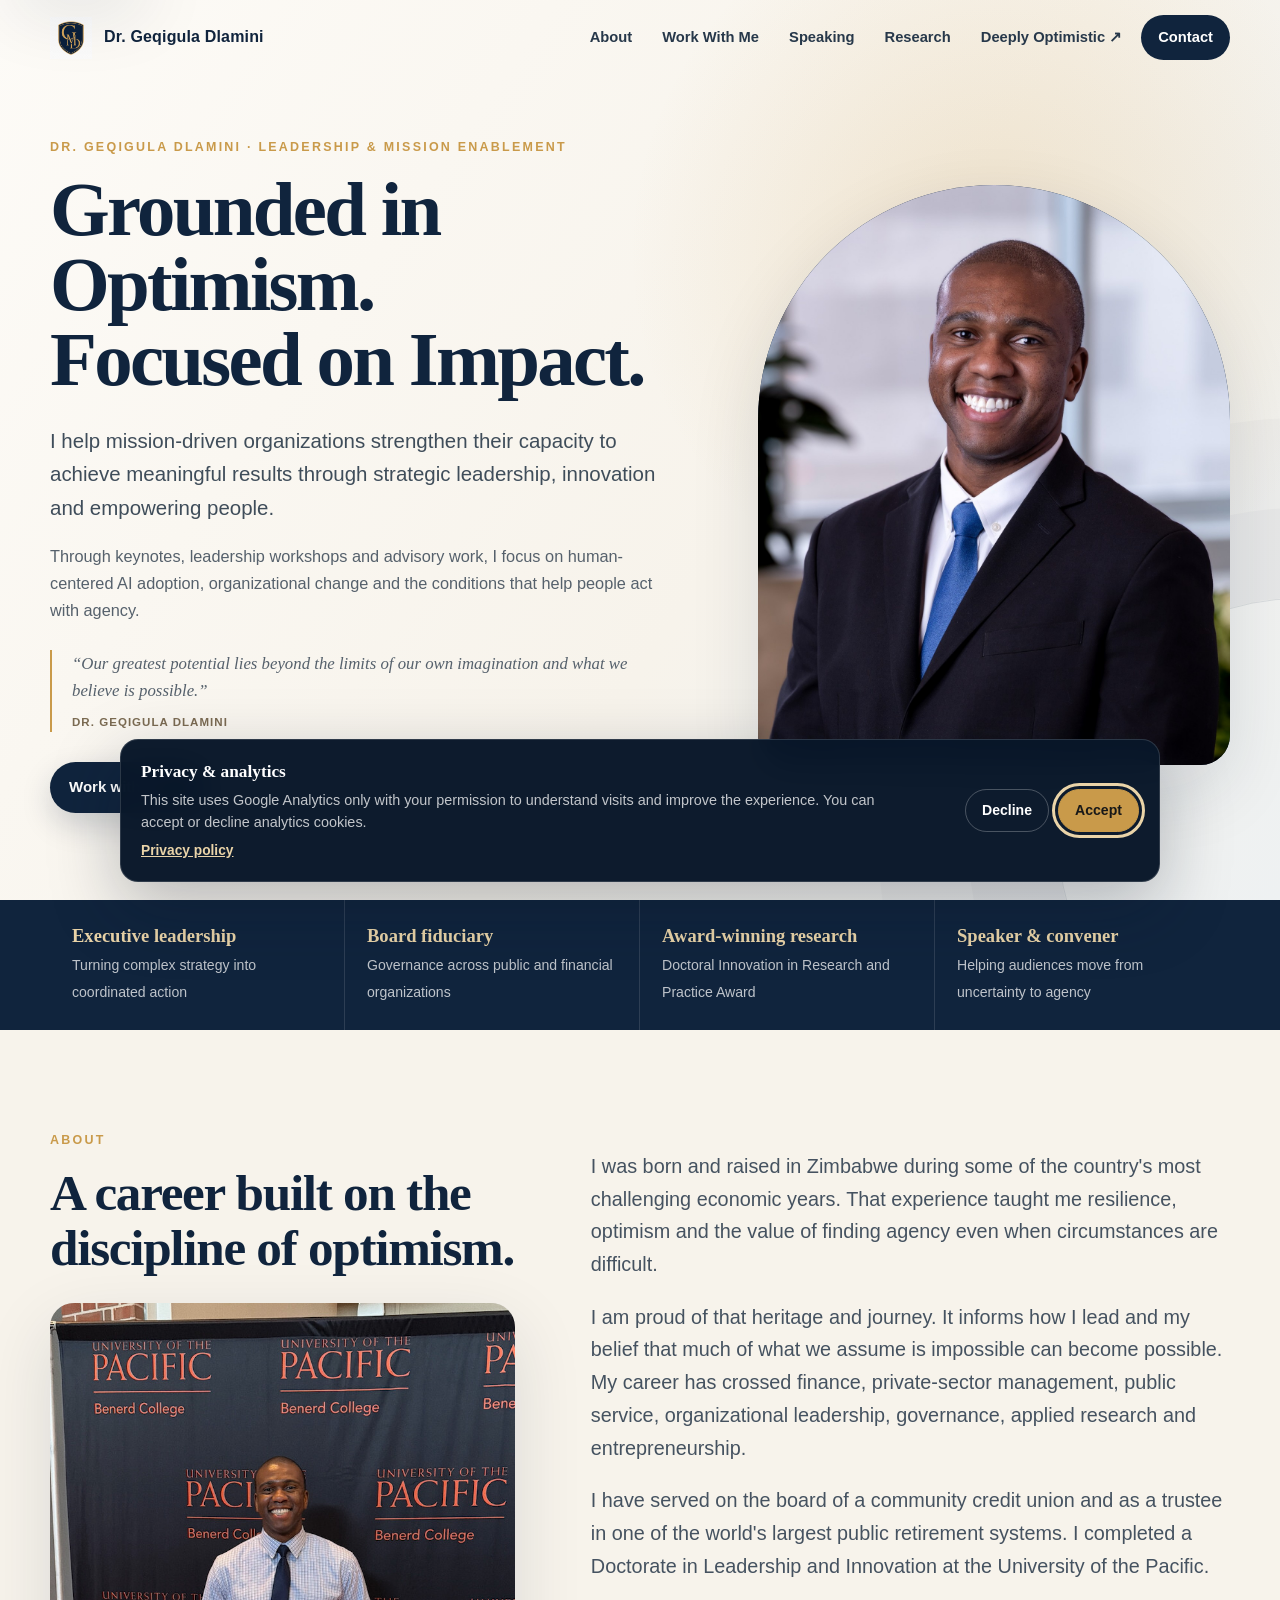
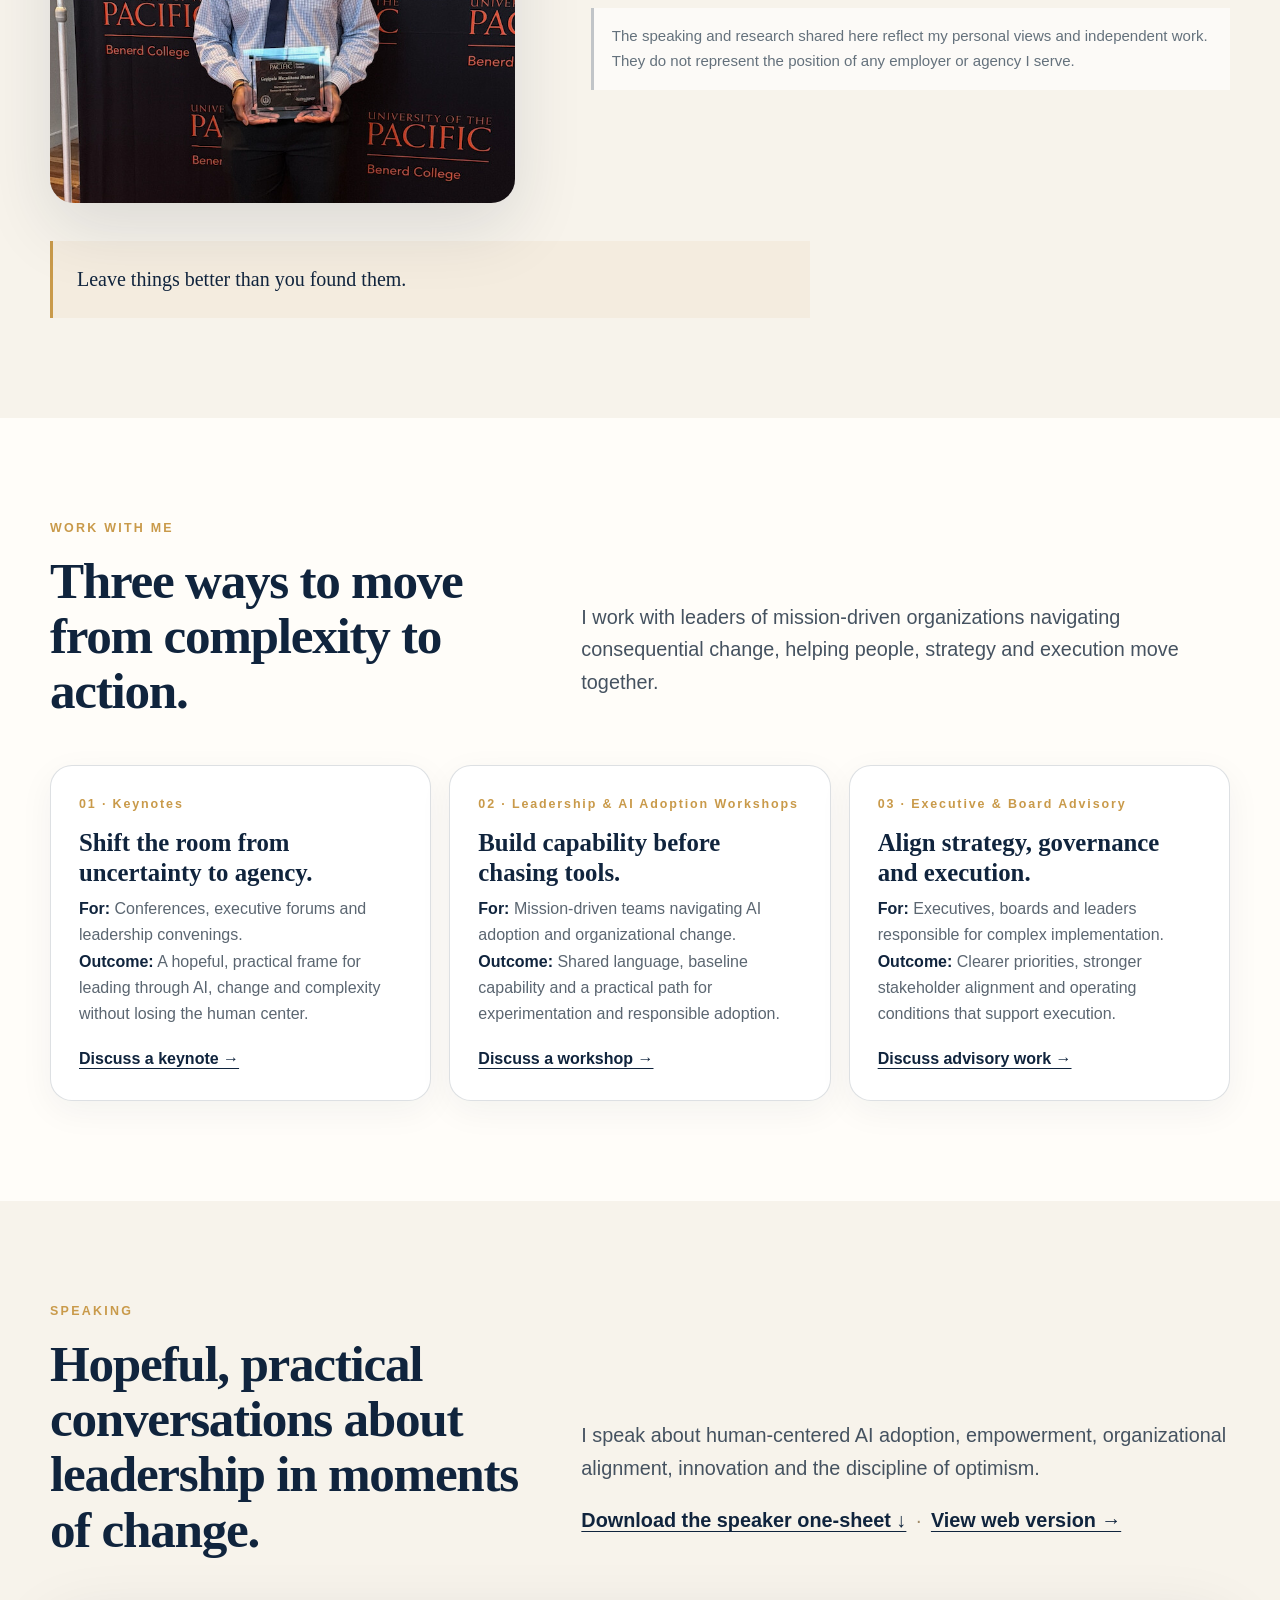
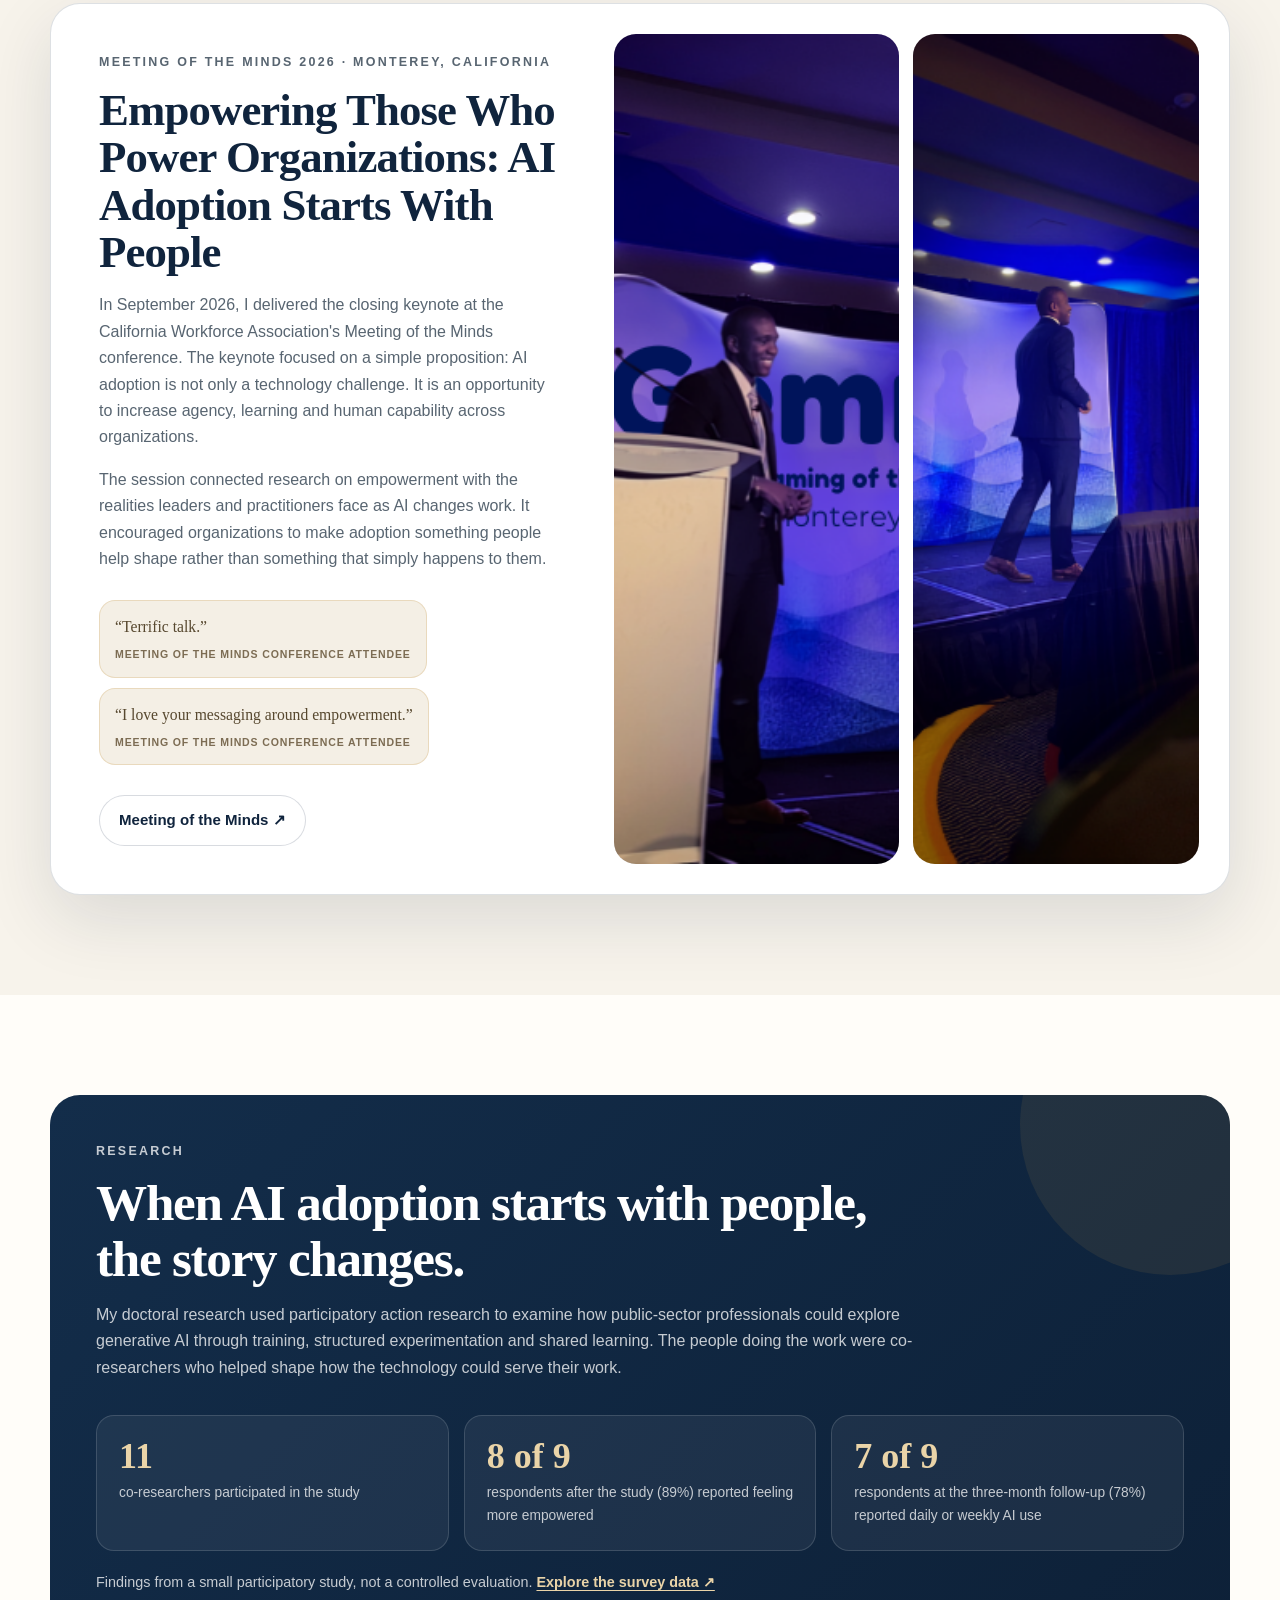
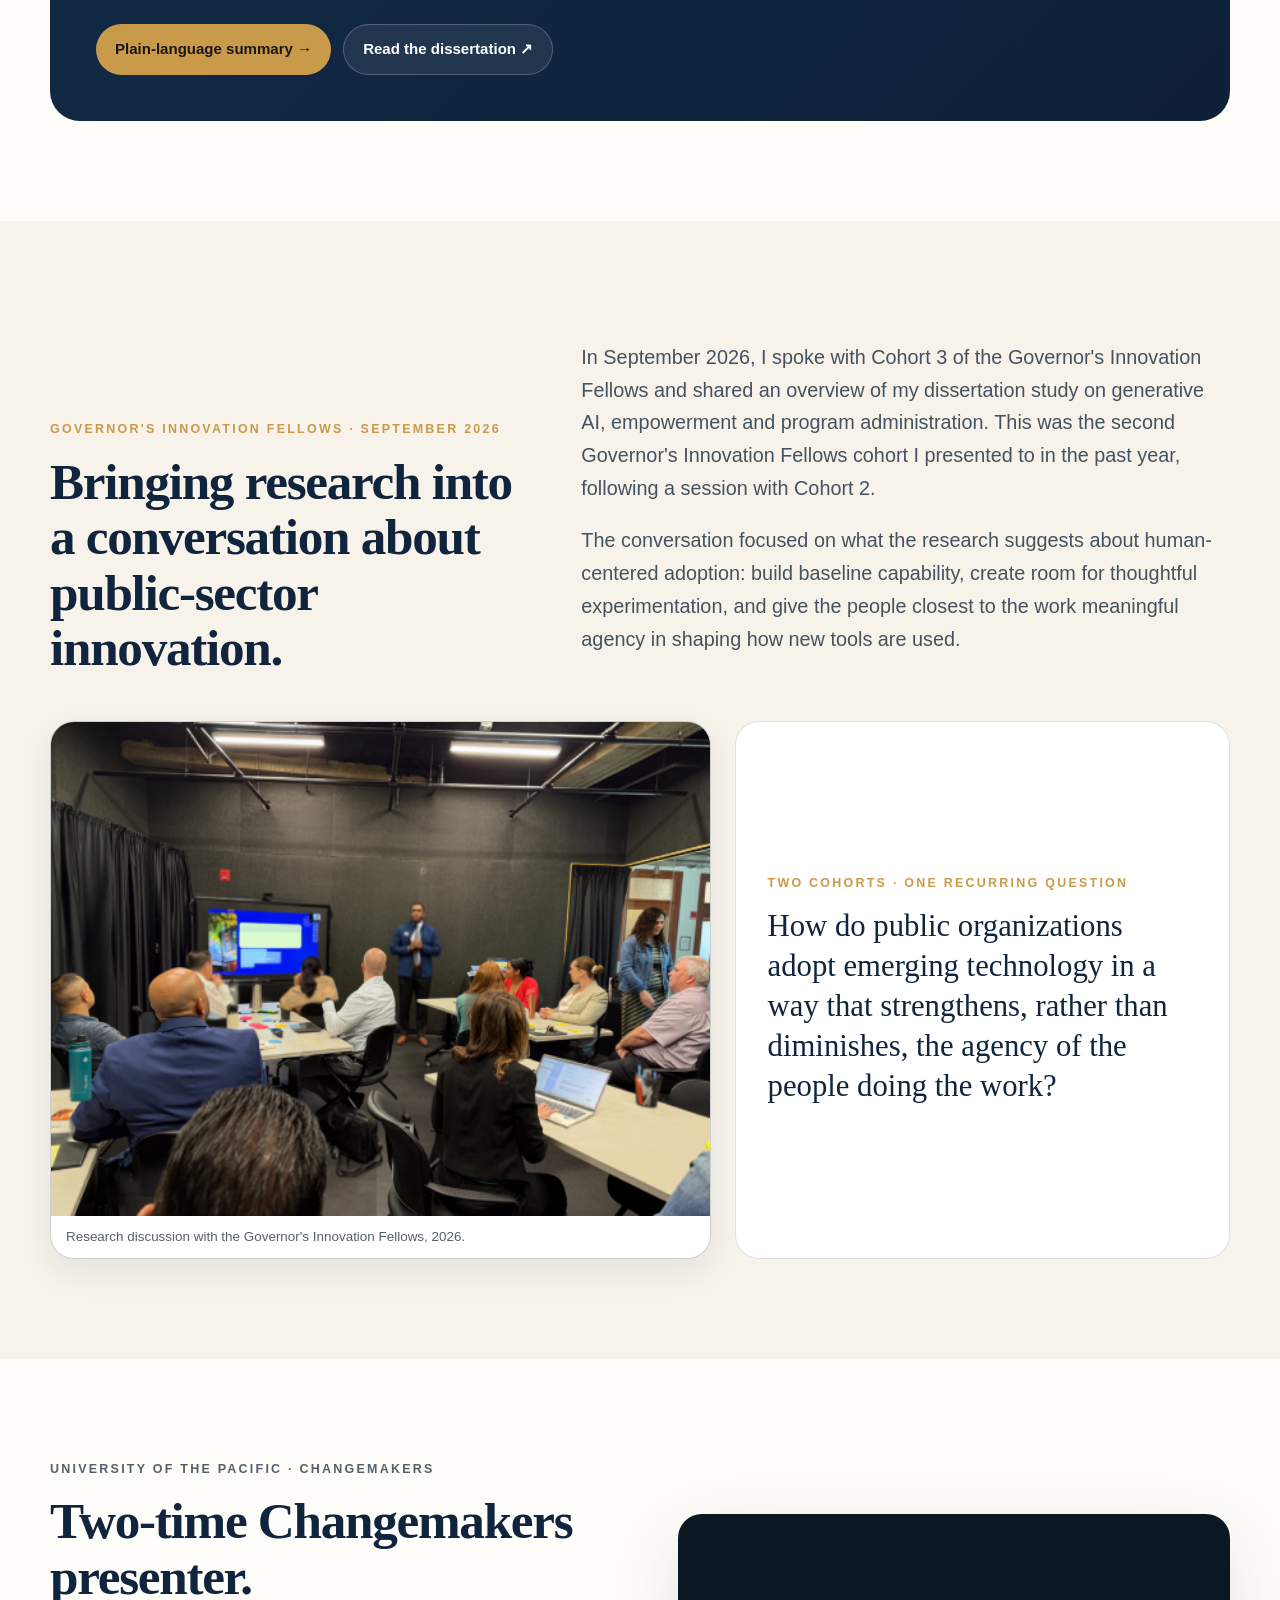
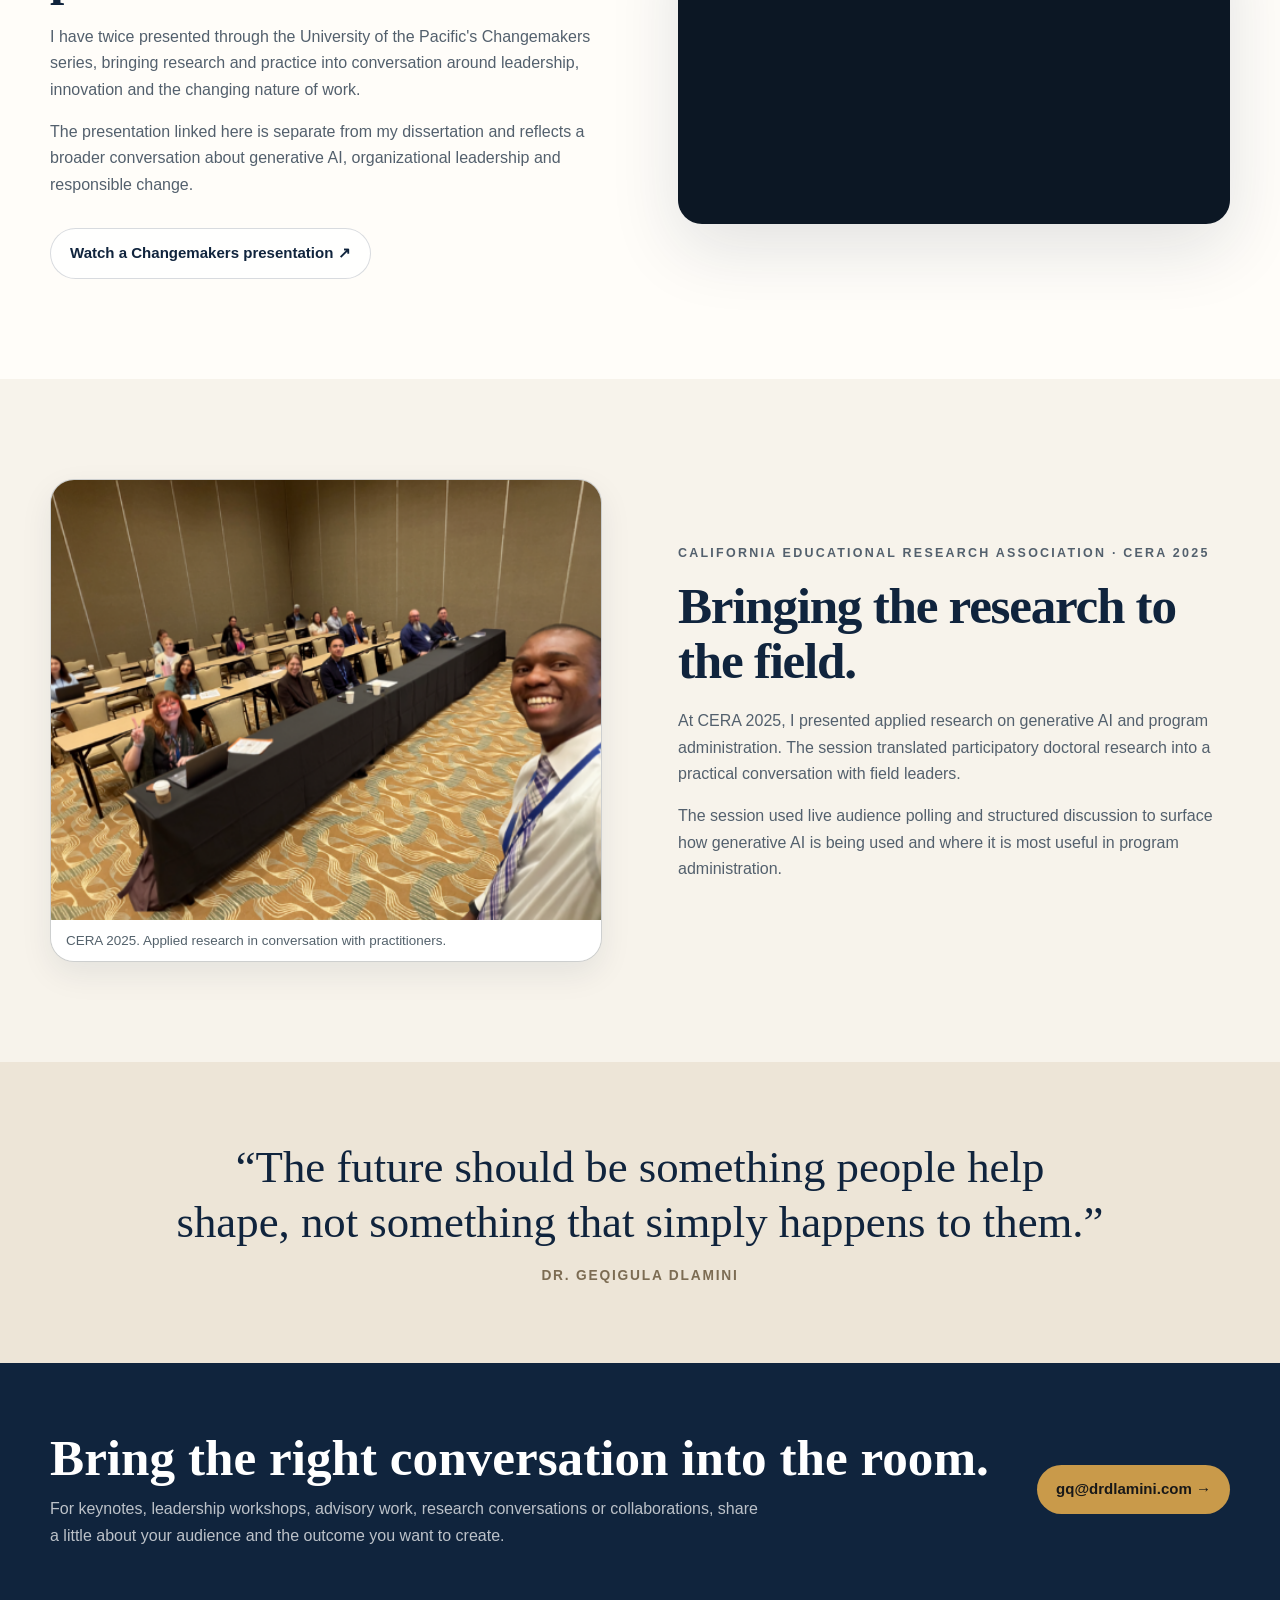
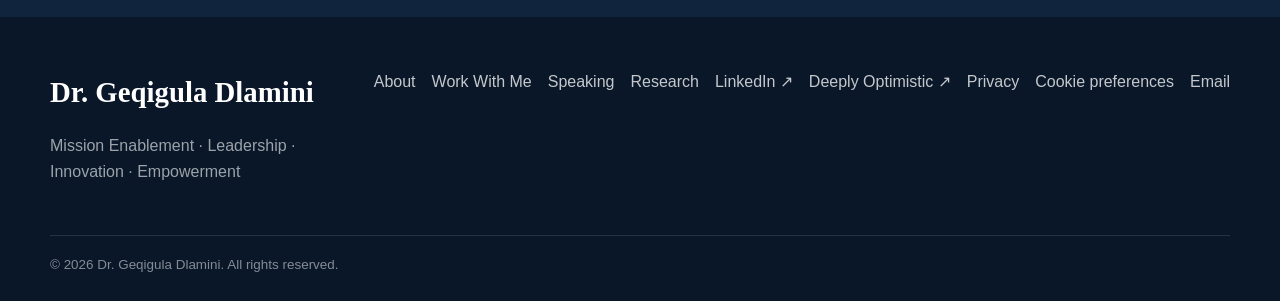
<file: index.html>
<!doctype html>
<html lang="en">
<head>
  <meta charset="utf-8">
  <meta name="viewport" content="width=device-width, initial-scale=1">
  <title>Dr. Geqigula Dlamini | Mission Enablement, Leadership & Human-Centered AI</title>
  <meta name="description" content="Dr. Geqigula Dlamini helps mission-driven organizations navigate complex change through keynotes, workshops, advisory work and research on human-centered AI adoption.">
  <link rel="canonical" href="https://drdlamini.com/">
  <meta property="og:type" content="website">
  <meta property="og:url" content="https://drdlamini.com/">
  <meta property="og:title" content="Dr. Geqigula Dlamini | Grounded in Optimism. Focused on Impact.">
  <meta property="og:description" content="Mission enablement for leaders of mission-driven organizations navigating AI, organizational change and complex implementation.">
  <meta property="og:image" content="https://drdlamini.com/assets/img/hero-portrait.jpg">
  <meta name="twitter:card" content="summary_large_image">
  <link rel="icon" href="assets/img/gmd-logo.png" type="image/png">
  <link rel="stylesheet" href="assets/css/styles.css">
  <script type="application/ld+json">{
    "@context":"https://schema.org",
    "@type":"Person",
    "name":"Geqigula Dlamini",
    "honorificPrefix":"Dr.",
    "alternateName":"GQ Dlamini",
    "url":"https://drdlamini.com/",
    "email":"mailto:gq@drdlamini.com",
    "jobTitle":"Executive leader, speaker and advisor on mission enablement and human-centered AI adoption",
    "knowsAbout":["Mission enablement","Leadership","Human-centered AI adoption","Organizational change","Governance","Organizational transformation"],
    "sameAs":[
      "https://www.linkedin.com/in/gdlamini",
      "https://deeplyoptimistic.com/",
      "https://scholarlycommons.pacific.edu/uop_etds/4322/"
    ]
  }</script>
</head>
<body>
<a class="skip-link" href="#main">Skip to content</a>

<header class="site-header">
  <div class="wrap navbar">
    <a class="brand" href="#top">
      <img src="assets/img/gmd-logo.png" alt="GMD crest">
      <span>Dr. Geqigula Dlamini</span>
    </a>
    <button class="menu-btn" aria-label="Open navigation" aria-expanded="false">
      <svg viewBox="0 0 24 24" fill="none" stroke="currentColor" stroke-width="2"><path d="M4 7h16M4 12h16M4 17h16"/></svg>
    </button>
    <nav class="nav-links" aria-label="Primary">
      <a href="#about">About</a>
      <a href="#work">Work With Me</a>
      <a href="#speaking">Speaking</a>
      <a href="#research">Research</a>
      <a href="https://deeplyoptimistic.com/" target="_blank" rel="noopener">Deeply Optimistic ↗</a>
      <a class="nav-cta" href="mailto:gq@drdlamini.com?subject=Speaking%20%26%20Collaboration%20Inquiry">Contact</a>
    </nav>
  </div>
</header>

<main id="main">
<section class="hero" id="top">
  <div class="wrap hero-grid">
    <div class="hero-copy reveal">
      <p class="eyebrow">Dr. Geqigula Dlamini · Leadership &amp; Mission Enablement</p>
      <h1 class="display">Grounded in Optimism.<br>Focused on Impact.</h1>
      <p class="statement">I help mission-driven organizations strengthen their capacity to achieve meaningful results through strategic leadership, innovation and empowering people.</p>
      <p class="hero-support">Through keynotes, leadership workshops and advisory work, I focus on human-centered AI adoption, organizational change and the conditions that help people act with agency.</p>
      <blockquote class="hero-quote">“Our greatest potential lies beyond the limits of our own imagination and what we believe is possible.”<cite>Dr. Geqigula Dlamini</cite></blockquote>
      <div class="actions">
        <a class="btn btn-primary" href="#work">Work with me <span aria-hidden="true">→</span></a>
        <a class="btn btn-secondary" href="assets/dr-dlamini-speaker-one-sheet.pdf" download>Speaker one-sheet ↓</a>
      </div>
    </div>
    <div class="hero-visual reveal">
      <div class="portrait-frame"><img src="assets/img/hero-portrait.jpg" alt="Portrait of Dr. Geqigula Dlamini"></div>
    </div>
  </div>
</section>

<section class="cred-strip">
  <div class="wrap cred-grid">
    <div class="cred-item"><strong>Executive leadership</strong><span>Turning complex strategy into coordinated action</span></div>
    <div class="cred-item"><strong>Board fiduciary</strong><span>Governance across public and financial organizations</span></div>
    <div class="cred-item"><strong>Award-winning research</strong><span>Doctoral Innovation in Research and Practice Award</span></div>
    <div class="cred-item"><strong>Speaker & convener</strong><span>Helping audiences move from uncertainty to agency</span></div>
  </div>
</section>

<section class="section section-cream" id="about">
  <div class="wrap">
    <div class="about-layout">
      <div class="about-intro reveal">
        <p class="eyebrow">About</p>
        <h2 class="section-title">A career built on the discipline of optimism.</h2>
        <figure class="about-photo"><img src="assets/img/about-award.jpg" alt="Dr. Geqigula Dlamini holding the University of the Pacific Doctoral Innovation in Research and Practice Award"></figure>
      </div>
      <div class="lede about-copy reveal">
        <p>I was born and raised in Zimbabwe during some of the country's most challenging economic years. That experience taught me resilience, optimism and the value of finding agency even when circumstances are difficult.</p>
        <p>I am proud of that heritage and journey. It informs how I lead and my belief that much of what we assume is impossible can become possible. My career has crossed finance, private-sector management, public service, organizational leadership, governance, applied research and entrepreneurship.</p>
        <p>I have served on the board of a community credit union and as a trustee in one of the world's largest public retirement systems. I completed a Doctorate in Leadership and Innovation at the University of the Pacific.</p>
        <p class="boundary-note">The speaking and research shared here reflect my personal views and independent work. They do not represent the position of any employer or agency I serve.</p>
      </div>
    </div>
    <div class="pull reveal">Leave things better than you found them.</div>
  </div>
</section>

<section class="section" id="work">
  <div class="wrap">
    <div class="section-head reveal">
      <div><p class="eyebrow">Work with me</p><h2 class="section-title">Three ways to move from complexity to action.</h2></div>
      <p class="lede">I work with leaders of mission-driven organizations navigating consequential change, helping people, strategy and execution move together.</p>
    </div>
    <div class="card-grid offer-grid">
      <article class="card offer-card reveal">
        <span class="card-number">01 · Keynotes</span>
        <h3>Shift the room from uncertainty to agency.</h3>
        <p><strong>For:</strong> Conferences, executive forums and leadership convenings.</p>
        <p><strong>Outcome:</strong> A hopeful, practical frame for leading through AI, change and complexity without losing the human center.</p>
        <a class="text-link" href="mailto:gq@drdlamini.com?subject=Keynote%20Inquiry">Discuss a keynote →</a>
      </article>
      <article class="card offer-card reveal">
        <span class="card-number">02 · Leadership & AI Adoption Workshops</span>
        <h3>Build capability before chasing tools.</h3>
        <p><strong>For:</strong> Mission-driven teams navigating AI adoption and organizational change.</p>
        <p><strong>Outcome:</strong> Shared language, baseline capability and a practical path for experimentation and responsible adoption.</p>
        <a class="text-link" href="mailto:gq@drdlamini.com?subject=Leadership%20%26%20AI%20Workshop%20Inquiry">Discuss a workshop →</a>
      </article>
      <article class="card offer-card reveal">
        <span class="card-number">03 · Executive & Board Advisory</span>
        <h3>Align strategy, governance and execution.</h3>
        <p><strong>For:</strong> Executives, boards and leaders responsible for complex implementation.</p>
        <p><strong>Outcome:</strong> Clearer priorities, stronger stakeholder alignment and operating conditions that support execution.</p>
        <a class="text-link" href="mailto:gq@drdlamini.com?subject=Advisory%20Inquiry">Discuss advisory work →</a>
      </article>
    </div>
  </div>
</section>

<section class="section section-cream" id="speaking">
  <div class="wrap">
    <div class="section-head reveal">
      <div><p class="eyebrow">Speaking</p><h2 class="section-title">Hopeful, practical conversations about leadership in moments of change.</h2></div>
      <div class="lede">
        <p>I speak about human-centered AI adoption, empowerment, organizational alignment, innovation and the discipline of optimism.</p>
        <p><a class="text-link" href="assets/dr-dlamini-speaker-one-sheet.pdf" download>Download the speaker one-sheet ↓</a> <span class="muted-separator">·</span> <a class="text-link" href="speaker-one-sheet.html">View web version →</a></p>
      </div>
    </div>

    <article class="event-feature reveal">
      <div class="event-copy">
        <p class="eyebrow">Meeting of the Minds 2026 · Monterey, California</p>
        <h3>Empowering Those Who Power Organizations: AI Adoption Starts With People</h3>
        <p>In September 2026, I delivered the closing keynote at the California Workforce Association's Meeting of the Minds conference. The keynote focused on a simple proposition: AI adoption is not only a technology challenge. It is an opportunity to increase agency, learning and human capability across organizations.</p>
        <p>The session connected research on empowerment with the realities leaders and practitioners face as AI changes work. It encouraged organizations to make adoption something people help shape rather than something that simply happens to them.</p>
        <div class="review-row" aria-label="Audience feedback">
          <blockquote class="review-chip"><span>“Terrific talk.”</span><cite>Meeting of the Minds conference attendee</cite></blockquote>
          <blockquote class="review-chip"><span>“I love your messaging around empowerment.”</span><cite>Meeting of the Minds conference attendee</cite></blockquote>
        </div>
        <div class="actions"><a class="btn btn-secondary" href="https://mmm.calworkforce.org/" target="_blank" rel="noopener">Meeting of the Minds ↗</a></div>
      </div>
      <div class="event-gallery event-gallery-portrait">
        <figure><img src="assets/img/meeting-of-minds-1-hq.png" alt="Dr. Geqigula Dlamini delivering the Meeting of the Minds 2026 closing keynote"></figure>
        <figure><img src="assets/img/meeting-of-minds-2-hq.png" alt="Dr. Geqigula Dlamini on stage during the Meeting of the Minds 2026 keynote"></figure>
      </div>
    </article>
  </div>
</section>

<section class="section" id="research">
  <div class="wrap">
    <div class="research-panel reveal">
      <p class="eyebrow">Research</p>
      <h2 class="section-title">When AI adoption starts with people, the story changes.</h2>
      <p>My doctoral research used participatory action research to examine how public-sector professionals could explore generative AI through training, structured experimentation and shared learning. The people doing the work were co-researchers who helped shape how the technology could serve their work.</p>
      <div class="research-stats">
        <div class="research-stat"><strong>11</strong><span>co-researchers participated in the study</span></div>
        <div class="research-stat"><strong>8 of 9</strong><span>respondents after the study (89%) reported feeling more empowered</span></div>
        <div class="research-stat"><strong>7 of 9</strong><span>respondents at the three-month follow-up (78%) reported daily or weekly AI use</span></div>
      </div>
      <p class="research-note">Findings from a small participatory study, not a controlled evaluation. <a href="https://deeplyoptimistic.com/research-preview" target="_blank" rel="noopener">Explore the survey data ↗</a></p>
      <div class="actions">
        <a class="btn btn-gold" href="research-summary.html">Plain-language summary →</a>
        <a class="btn btn-secondary btn-on-dark" href="https://scholarlycommons.pacific.edu/uop_etds/4322/" target="_blank" rel="noopener">Read the dissertation ↗</a>
      </div>
    </div>
  </div>
</section>

<section class="section section-cream" id="governors-fellows">
  <div class="wrap">
    <div class="section-head reveal">
      <div><p class="eyebrow">Governor's Innovation Fellows · September 2026</p><h2 class="section-title">Bringing research into a conversation about public-sector innovation.</h2></div>
      <div class="lede">
        <p>In September 2026, I spoke with Cohort 3 of the Governor's Innovation Fellows and shared an overview of my dissertation study on generative AI, empowerment and program administration. This was the second Governor's Innovation Fellows cohort I presented to in the past year, following a session with Cohort 2.</p>
        <p>The conversation focused on what the research suggests about human-centered adoption: build baseline capability, create room for thoughtful experimentation, and give the people closest to the work meaningful agency in shaping how new tools are used.</p>
      </div>
    </div>
    <div class="session-proof reveal">
      <figure class="evidence-figure fellows-photo">
        <img src="assets/img/governors-innovation-fellows-1-hq.png" alt="Dr. Geqigula Dlamini presenting research to the Governor's Innovation Fellows" loading="lazy">
        <figcaption>Research discussion with the Governor's Innovation Fellows, 2026.</figcaption>
      </figure>
      <div class="privacy-proof">
      <p class="eyebrow">Two cohorts · One recurring question</p>
      <p>How do public organizations adopt emerging technology in a way that strengthens, rather than diminishes, the agency of the people doing the work?</p>
    </div>
    </div>
  </div>
</section>

<section class="section" id="changemakers">
  <div class="wrap split">
    <div class="copy reveal">
      <p class="eyebrow">University of the Pacific · Changemakers</p>
      <h2 class="section-title">Two-time Changemakers presenter.</h2>
      <p>I have twice presented through the University of the Pacific's Changemakers series, bringing research and practice into conversation around leadership, innovation and the changing nature of work.</p>
      <p>The presentation linked here is separate from my dissertation and reflects a broader conversation about generative AI, organizational leadership and responsible change.</p>
      <div class="actions"><a class="btn btn-secondary" href="https://www.youtube.com/watch?v=AJW-Kt0LcdU" target="_blank" rel="noopener">Watch a Changemakers presentation ↗</a></div>
    </div>
    <div class="video-shell reveal"><iframe loading="lazy" src="https://www.youtube-nocookie.com/embed/AJW-Kt0LcdU" title="Dr. Geqigula Dlamini Changemakers presentation" allow="accelerometer; autoplay; clipboard-write; encrypted-media; gyroscope; picture-in-picture; web-share" allowfullscreen></iframe></div>
  </div>
</section>

<section class="section section-cream" id="cera">
  <div class="wrap split">
    <figure class="evidence-figure cera-photo reveal">
      <img src="assets/img/cera-2025-hq.png" alt="Dr. Geqigula Dlamini at the 2025 California Educational Research Association conference" loading="lazy">
      <figcaption>CERA 2025. Applied research in conversation with practitioners.</figcaption>
    </figure>
    <div class="copy reveal">
      <p class="eyebrow">California Educational Research Association · CERA 2025</p>
      <h2 class="section-title">Bringing the research to the field.</h2>
      <p>At CERA 2025, I presented applied research on generative AI and program administration. The session translated participatory doctoral research into a practical conversation with field leaders.</p>
      <p>The session used live audience polling and structured discussion to surface how generative AI is being used and where it is most useful in program administration.</p>
    </div>
  </div>
</section>

<section class="quote-band">
  <div class="wrap"><blockquote class="quote reveal">“The future should be something people help shape, not something that simply happens to them.”<cite>Dr. Geqigula Dlamini</cite></blockquote></div>
</section>

<section class="cta-band" id="contact">
  <div class="wrap cta-inner">
    <div><h2>Bring the right conversation into the room.</h2><p>For keynotes, leadership workshops, advisory work, research conversations or collaborations, share a little about your audience and the outcome you want to create.</p></div>
    <a class="btn btn-gold" href="mailto:gq@drdlamini.com?subject=Speaking%20%26%20Collaboration%20Inquiry">gq@drdlamini.com →</a>
  </div>
</section>
</main>

<footer class="site-footer">
  <div class="wrap">
    <div class="footer-grid">
      <div class="footer-brand"><h2>Dr. Geqigula Dlamini</h2><p>Mission Enablement · Leadership · Innovation · Empowerment</p></div>
      <nav class="footer-links" aria-label="Footer">
        <a href="#about">About</a><a href="#work">Work With Me</a><a href="#speaking">Speaking</a><a href="#research">Research</a>
        <a href="https://www.linkedin.com/in/gdlamini" target="_blank" rel="noopener">LinkedIn ↗</a>
        <a href="https://deeplyoptimistic.com/" target="_blank" rel="noopener">Deeply Optimistic ↗</a>
        <a href="privacy.html">Privacy</a>
        <button class="footer-link-button" type="button" data-cookie-preferences>Cookie preferences</button>
        <a href="mailto:gq@drdlamini.com">Email</a>
      </nav>
    </div>
    <div class="footer-bottom"><span>© <span data-year></span> Dr. Geqigula Dlamini. All rights reserved.</span></div>
  </div>
</footer>

<div class="cookie-banner" data-cookie-banner hidden role="region" aria-labelledby="cookie-title">
  <div class="cookie-banner-inner">
    <div class="cookie-copy">
      <strong id="cookie-title">Privacy &amp; analytics</strong>
      <p>This site uses Google Analytics only with your permission to understand visits and improve the experience. You can accept or decline analytics cookies.</p>
      <a href="privacy.html">Privacy policy</a>
    </div>
    <div class="cookie-actions">
      <button class="cookie-btn cookie-btn-secondary" type="button" data-cookie-decline>Decline</button>
      <button class="cookie-btn cookie-btn-primary" type="button" data-cookie-accept>Accept</button>
    </div>
  </div>
</div>
<script src="assets/js/main.js" defer></script>
</body>
</html>
</file>
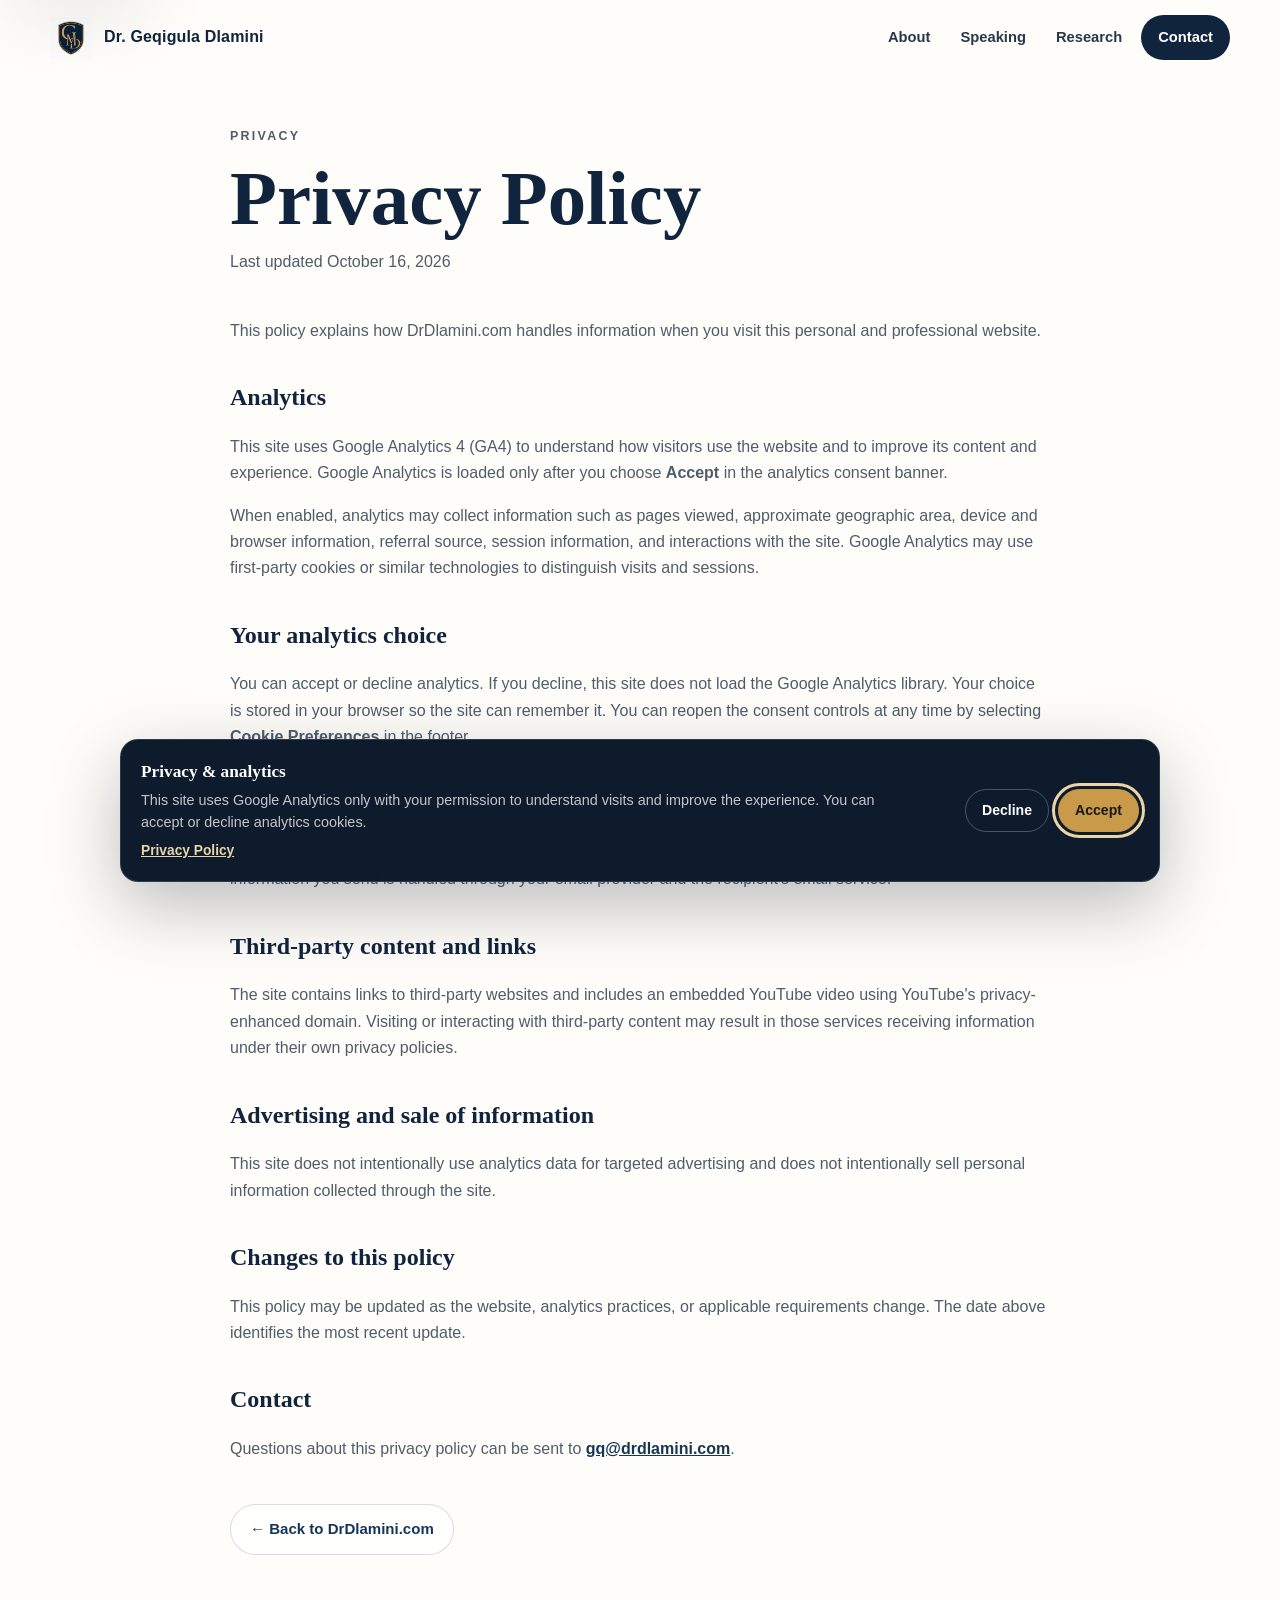
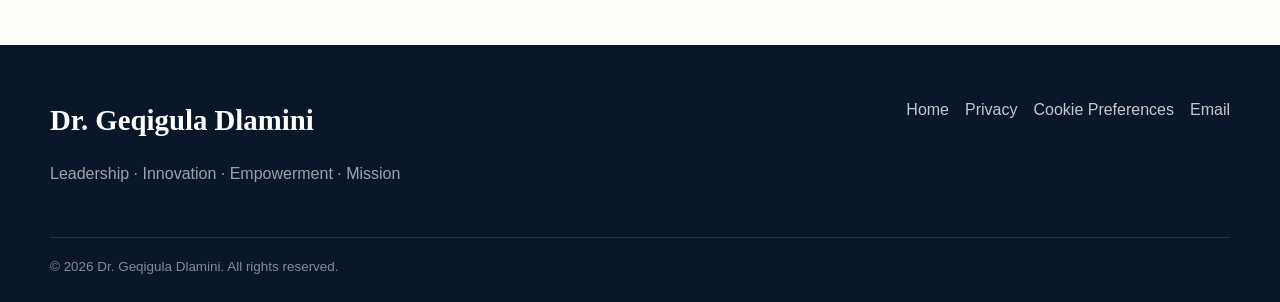
<file: privacy.html>
<!doctype html>
<html lang="en">
<head>
  <meta charset="utf-8">
  <meta name="viewport" content="width=device-width, initial-scale=1">
  <title>Privacy Policy | Dr. Geqigula Dlamini</title>
  <meta name="description" content="Privacy and analytics information for DrDlamini.com.">
  <link rel="canonical" href="https://drdlamini.com/privacy.html">
  <link rel="icon" href="assets/img/gmd-logo.png" type="image/png">
  <link rel="stylesheet" href="assets/css/styles.css">
</head>
<body>
<a class="skip-link" href="#main">Skip to content</a>
<header class="site-header scrolled">
  <div class="wrap navbar">
    <a class="brand" href="index.html"><img src="assets/img/gmd-logo.png" alt="GMD crest"><span>Dr. Geqigula Dlamini</span></a>
    <nav class="nav-links" aria-label="Primary">
      <a href="index.html#about">About</a>
      <a href="index.html#speaking">Speaking</a>
      <a href="index.html#research">Research</a>
      <a class="nav-cta" href="index.html#contact">Contact</a>
    </nav>
  </div>
</header>
<main id="main" class="privacy-page">
  <div class="wrap privacy-shell">
    <p class="eyebrow">Privacy</p>
    <h1>Privacy Policy</h1>
    <p class="privacy-meta">Last updated October 16, 2026</p>

    <p>This policy explains how DrDlamini.com handles information when you visit this personal and professional website.</p>

    <h2>Analytics</h2>
    <p>This site uses Google Analytics 4 (GA4) to understand how visitors use the website and to improve its content and experience. Google Analytics is loaded only after you choose <strong>Accept</strong> in the analytics consent banner.</p>
    <p>When enabled, analytics may collect information such as pages viewed, approximate geographic area, device and browser information, referral source, session information, and interactions with the site. Google Analytics may use first-party cookies or similar technologies to distinguish visits and sessions.</p>

    <h2>Your analytics choice</h2>
    <p>You can accept or decline analytics. If you decline, this site does not load the Google Analytics library. Your choice is stored in your browser so the site can remember it. You can reopen the consent controls at any time by selecting <strong>Cookie Preferences</strong> in the footer.</p>

    <h2>Information you choose to provide</h2>
    <p>This site does not use a web form to collect personal information. If you contact me through an email link, the information you send is handled through your email provider and the recipient's email service.</p>

    <h2>Third-party content and links</h2>
    <p>The site contains links to third-party websites and includes an embedded YouTube video using YouTube's privacy-enhanced domain. Visiting or interacting with third-party content may result in those services receiving information under their own privacy policies.</p>

    <h2>Advertising and sale of information</h2>
    <p>This site does not intentionally use analytics data for targeted advertising and does not intentionally sell personal information collected through the site.</p>

    <h2>Changes to this policy</h2>
    <p>This policy may be updated as the website, analytics practices, or applicable requirements change. The date above identifies the most recent update.</p>

    <h2>Contact</h2>
    <p>Questions about this privacy policy can be sent to <a href="mailto:gq@drdlamini.com">gq@drdlamini.com</a>.</p>

    <div class="privacy-back"><a class="btn btn-secondary" href="index.html">← Back to DrDlamini.com</a></div>
  </div>
</main>
<footer class="site-footer">
  <div class="wrap">
    <div class="footer-grid">
      <div class="footer-brand"><h2>Dr. Geqigula Dlamini</h2><p>Leadership · Innovation · Empowerment · Mission</p></div>
      <nav class="footer-links" aria-label="Footer">
        <a href="index.html">Home</a>
        <a href="privacy.html" aria-current="page">Privacy</a>
        <button class="footer-link-button" type="button" data-cookie-preferences>Cookie Preferences</button>
        <a href="mailto:gq@drdlamini.com">Email</a>
      </nav>
    </div>
    <div class="footer-bottom"><span>© <span data-year></span> Dr. Geqigula Dlamini. All rights reserved.</span></div>
  </div>
</footer>
<div class="cookie-banner" data-cookie-banner hidden role="region" aria-labelledby="cookie-title">
  <div class="cookie-banner-inner">
    <div class="cookie-copy">
      <strong id="cookie-title">Privacy &amp; analytics</strong>
      <p>This site uses Google Analytics only with your permission to understand visits and improve the experience. You can accept or decline analytics cookies.</p>
      <a href="privacy.html">Privacy Policy</a>
    </div>
    <div class="cookie-actions">
      <button class="cookie-btn cookie-btn-secondary" type="button" data-cookie-decline>Decline</button>
      <button class="cookie-btn cookie-btn-primary" type="button" data-cookie-accept>Accept</button>
    </div>
  </div>
</div>
<script src="assets/js/main.js" defer></script>
</body>
</html>
</file>
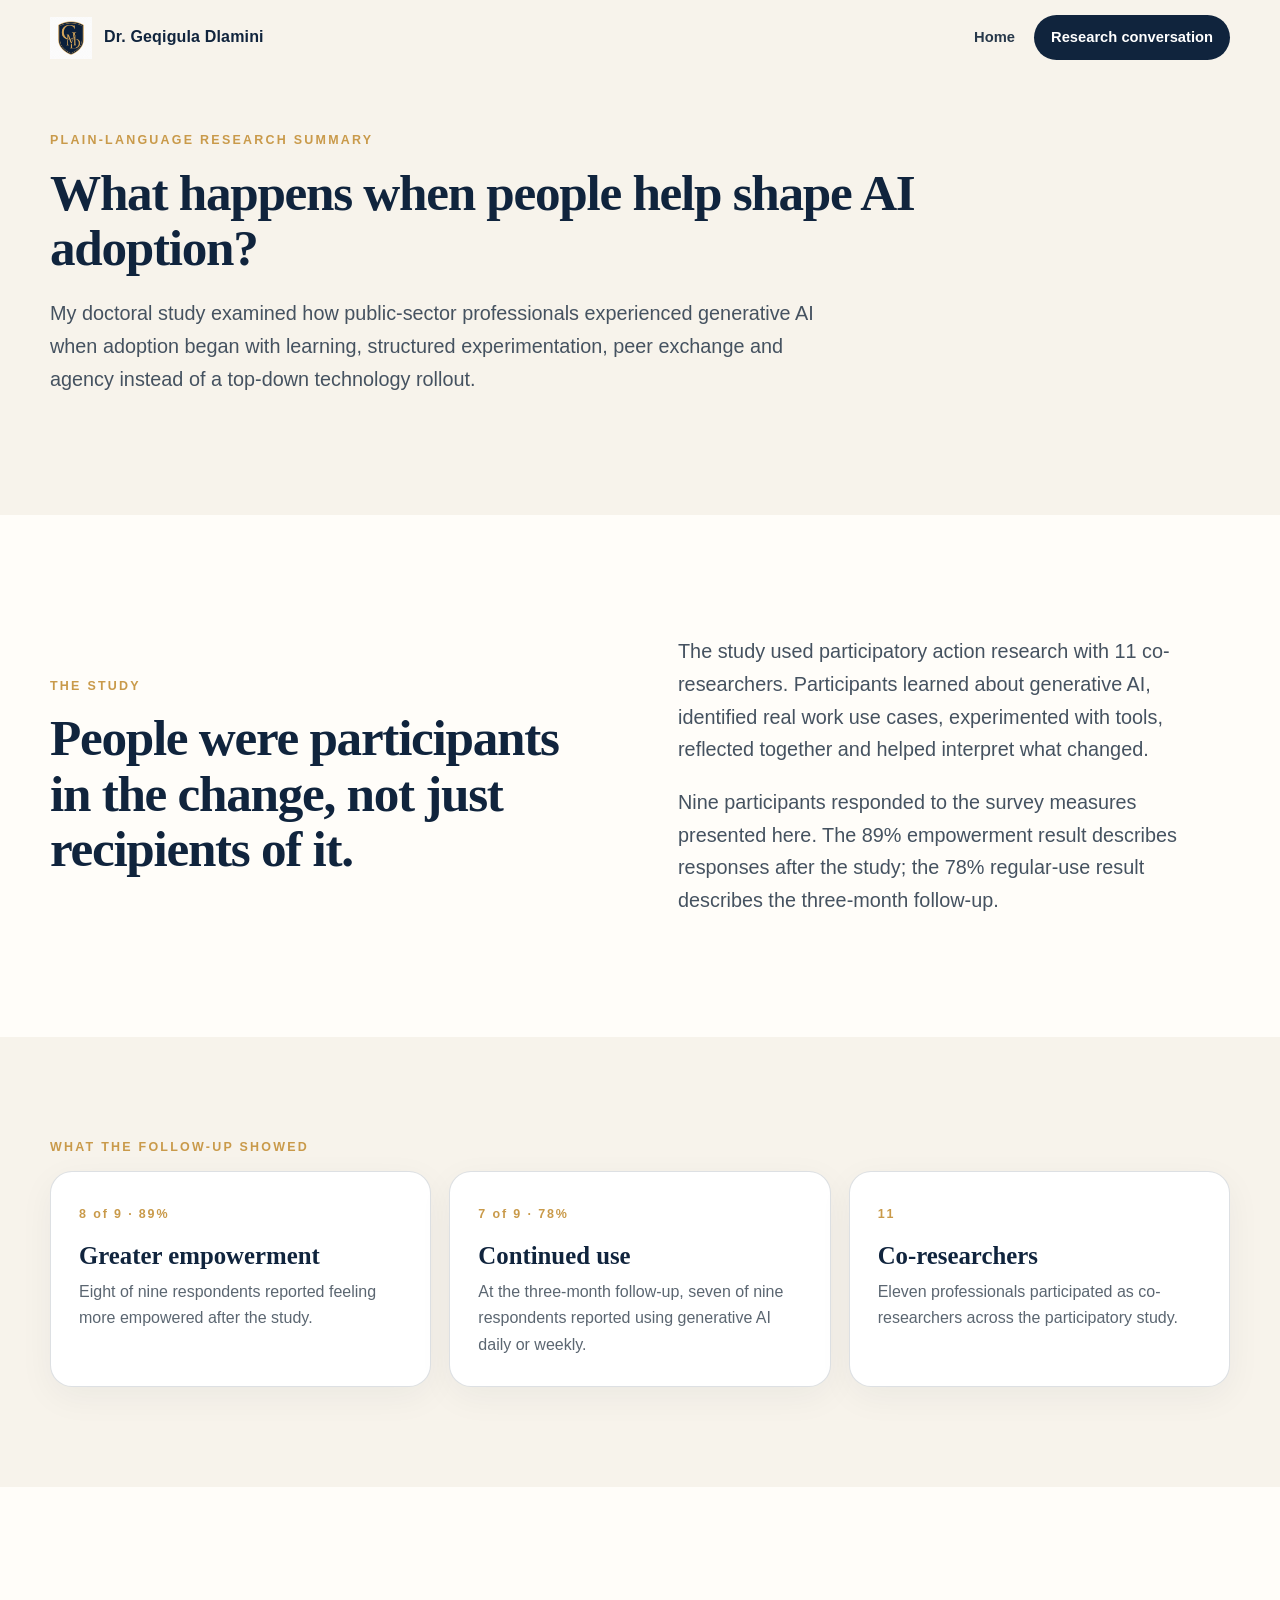
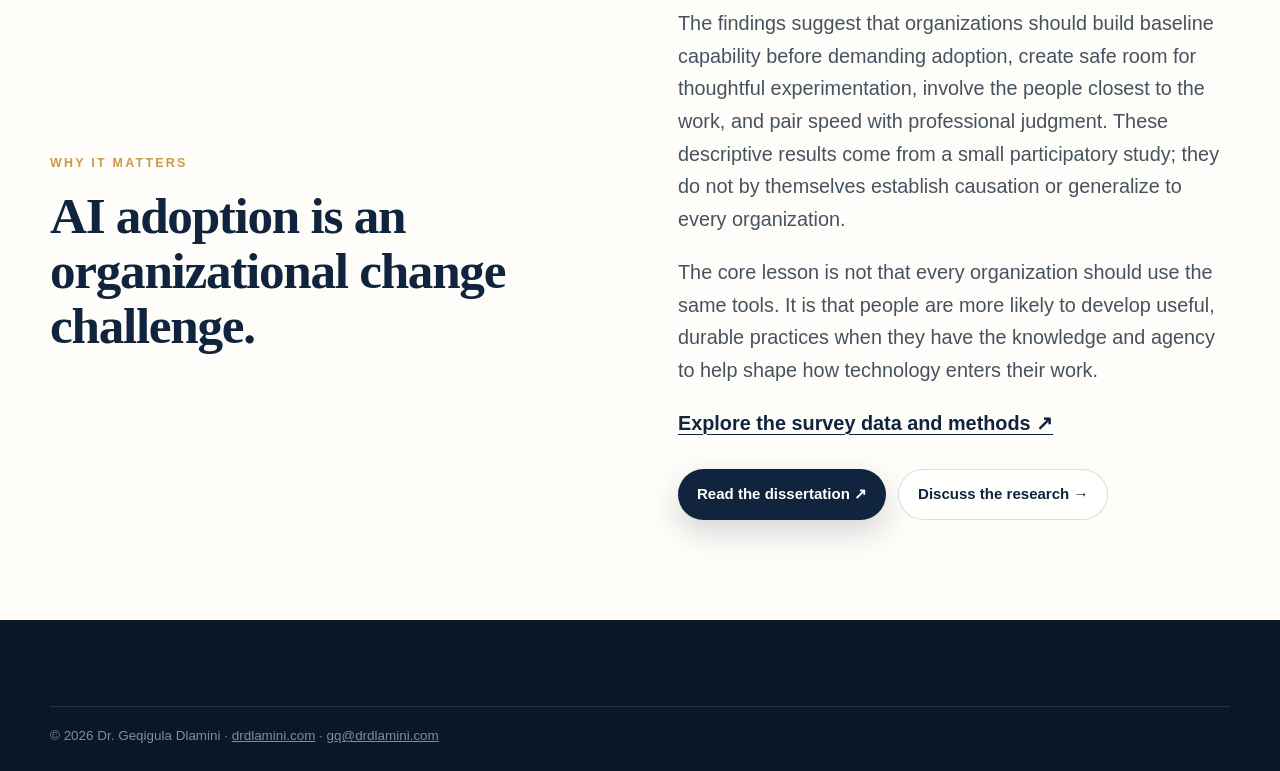
<file: research-summary.html>
<!doctype html>
<html lang="en">
<head>
  <meta charset="utf-8"><meta name="viewport" content="width=device-width,initial-scale=1">
  <title>Plain-Language Research Summary | Dr. Geqigula Dlamini</title>
  <meta name="description" content="A plain-language summary of Dr. Geqigula Dlamini's participatory action research on generative AI, empowerment and public-sector program administration.">
  <link rel="stylesheet" href="assets/css/styles.css"><link rel="icon" href="assets/img/gmd-logo.png" type="image/png">
</head>
<body>
<header class="site-header scrolled"><div class="wrap navbar"><a class="brand" href="/"><img src="assets/img/gmd-logo.png" alt="GMD crest"><span>Dr. Geqigula Dlamini</span></a><nav class="nav-links"><a href="/">Home</a><a class="nav-cta" href="mailto:gq@drdlamini.com?subject=Research%20Conversation">Research conversation</a></nav></div></header>
<main>
<section class="section section-cream" style="padding-top:130px"><div class="wrap"><p class="eyebrow">Plain-language research summary</p><h1 class="section-title" style="max-width:900px">What happens when people help shape AI adoption?</h1><p class="lede" style="margin-top:22px">My doctoral study examined how public-sector professionals experienced generative AI when adoption began with learning, structured experimentation, peer exchange and agency instead of a top-down technology rollout.</p></div></section>
<section class="section"><div class="wrap split"><div><p class="eyebrow">The study</p><h2 class="section-title">People were participants in the change, not just recipients of it.</h2></div><div class="lede"><p>The study used participatory action research with 11 co-researchers. Participants learned about generative AI, identified real work use cases, experimented with tools, reflected together and helped interpret what changed.</p><p>Nine participants responded to the survey measures presented here. The 89% empowerment result describes responses after the study; the 78% regular-use result describes the three-month follow-up.</p></div></div></section>
<section class="section section-cream"><div class="wrap"><p class="eyebrow">What the follow-up showed</p><div class="card-grid"><article class="card"><span class="card-number">8 of 9 · 89%</span><h3>Greater empowerment</h3><p>Eight of nine respondents reported feeling more empowered after the study.</p></article><article class="card"><span class="card-number">7 of 9 · 78%</span><h3>Continued use</h3><p>At the three-month follow-up, seven of nine respondents reported using generative AI daily or weekly.</p></article><article class="card"><span class="card-number">11</span><h3>Co-researchers</h3><p>Eleven professionals participated as co-researchers across the participatory study.</p></article></div></div></section>
<section class="section"><div class="wrap split"><div><p class="eyebrow">Why it matters</p><h2 class="section-title">AI adoption is an organizational change challenge.</h2></div><div class="lede"><p>The findings suggest that organizations should build baseline capability before demanding adoption, create safe room for thoughtful experimentation, involve the people closest to the work, and pair speed with professional judgment. These descriptive results come from a small participatory study; they do not by themselves establish causation or generalize to every organization.</p><p>The core lesson is not that every organization should use the same tools. It is that people are more likely to develop useful, durable practices when they have the knowledge and agency to help shape how technology enters their work.</p><p><a class="text-link" href="https://deeplyoptimistic.com/research-preview" target="_blank" rel="noopener">Explore the survey data and methods ↗</a></p><div class="actions"><a class="btn btn-primary" href="https://scholarlycommons.pacific.edu/uop_etds/4322/" target="_blank" rel="noopener">Read the dissertation ↗</a><a class="btn btn-secondary" href="mailto:gq@drdlamini.com?subject=Research%20Conversation">Discuss the research →</a></div></div></div></section>
</main>
<footer class="site-footer"><div class="wrap"><div class="footer-bottom"><span>© <span data-year></span> Dr. Geqigula Dlamini · <a href="/">drdlamini.com</a> · <a href="mailto:gq@drdlamini.com">gq@drdlamini.com</a></span></div></div></footer>
<script src="assets/js/main.js" defer></script>
</body></html>
</file>
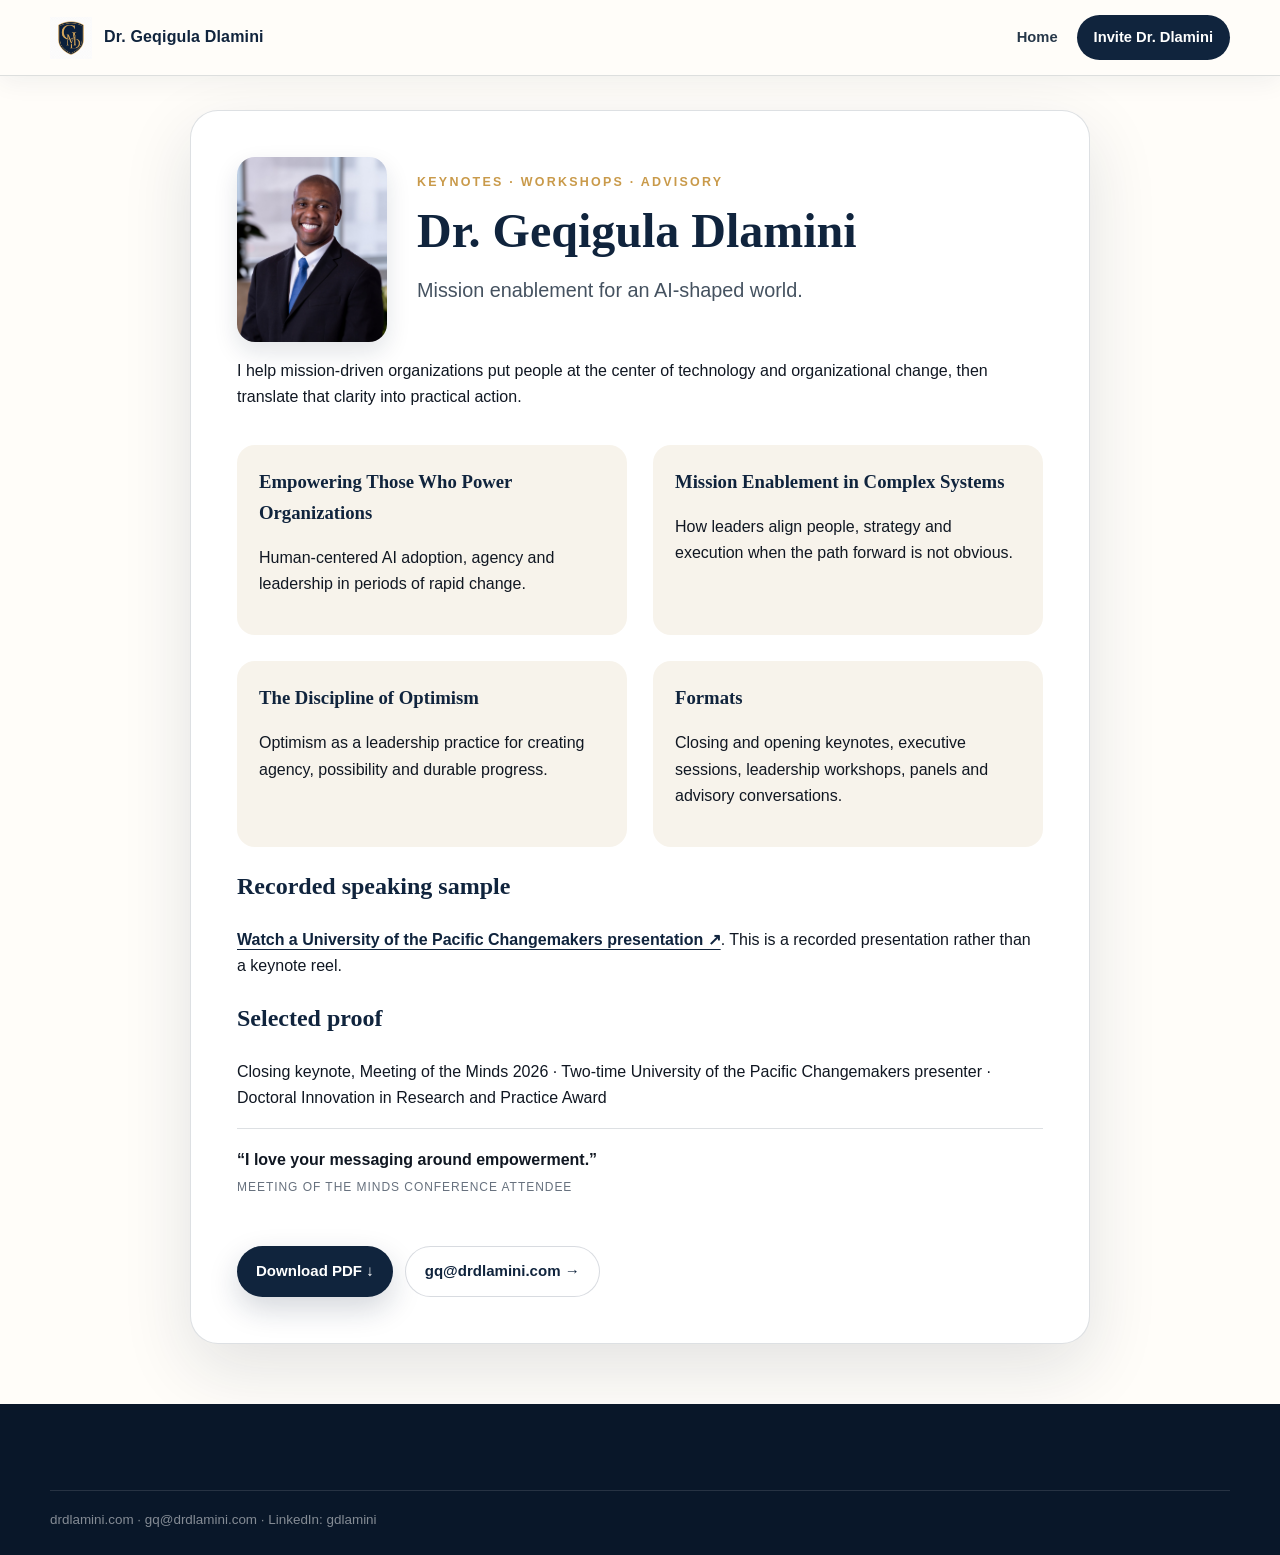
<file: speaker-one-sheet.html>
<!doctype html>
<html lang="en">
<head>
  <meta charset="utf-8"><meta name="viewport" content="width=device-width,initial-scale=1">
  <title>Speaker One-Sheet | Dr. Geqigula Dlamini</title>
  <link rel="stylesheet" href="assets/css/styles.css"><link rel="icon" href="assets/img/gmd-logo.png" type="image/png">
  <style>
    .sheet{max-width:900px;margin:110px auto 60px;padding:46px;background:#fff;border:1px solid var(--line);border-radius:28px;box-shadow:var(--shadow)}
    .sheet-head{display:grid;grid-template-columns:150px 1fr;gap:30px;align-items:center}.sheet-head img{width:150px;height:185px;object-fit:cover;object-position:center 26%;border-radius:18px;box-shadow:0 10px 24px rgba(16,36,61,.12)}.sheet h1{margin:0;color:var(--navy);font-family:Georgia,"Times New Roman",serif;font-size:3rem;line-height:1}.sheet h2{color:var(--navy);font-family:Georgia,"Times New Roman",serif}.sheet-grid{display:grid;grid-template-columns:1fr 1fr;gap:26px;margin-top:34px}.sheet-card{padding:22px;background:var(--cream);border-radius:18px}.sheet-card h3{margin:0 0 8px;color:var(--navy);font-family:Georgia,"Times New Roman",serif}.testimonial{padding:18px 0;border-top:1px solid var(--line)}.testimonial cite{display:block;margin-top:5px;font-size:.75rem;text-transform:uppercase;letter-spacing:.08em;font-style:normal;color:var(--muted)}@media(max-width:700px){.sheet{margin:90px 14px 30px;padding:24px}.sheet-grid,.sheet-head{grid-template-columns:1fr}.sheet h1{font-size:2.2rem}}@media print{.site-header,.print-actions,.site-footer{display:none!important}.sheet{margin:0;border:0;box-shadow:none;padding:20px;max-width:none}}
  </style>
</head>
<body>
<header class="site-header scrolled"><div class="wrap navbar"><a class="brand" href="/"><img src="assets/img/gmd-logo.png" alt="GMD crest"><span>Dr. Geqigula Dlamini</span></a><nav class="nav-links"><a href="/">Home</a><a class="nav-cta" href="mailto:gq@drdlamini.com?subject=Speaking%20Inquiry">Invite Dr. Dlamini</a></nav></div></header>
<main class="sheet">
  <div class="sheet-head"><img src="assets/img/hero-portrait.jpg" alt="Professional portrait of Dr. Geqigula Dlamini"><div><p class="eyebrow">Keynotes · Workshops · Advisory</p><h1>Dr. Geqigula Dlamini</h1><p class="lede">Mission enablement for an AI-shaped world.</p></div></div>
  <p>I help mission-driven organizations put people at the center of technology and organizational change, then translate that clarity into practical action.</p>
  <div class="sheet-grid">
    <section class="sheet-card"><h3>Empowering Those Who Power Organizations</h3><p>Human-centered AI adoption, agency and leadership in periods of rapid change.</p></section>
    <section class="sheet-card"><h3>Mission Enablement in Complex Systems</h3><p>How leaders align people, strategy and execution when the path forward is not obvious.</p></section>
    <section class="sheet-card"><h3>The Discipline of Optimism</h3><p>Optimism as a leadership practice for creating agency, possibility and durable progress.</p></section>
    <section class="sheet-card"><h3>Formats</h3><p>Closing and opening keynotes, executive sessions, leadership workshops, panels and advisory conversations.</p></section>
  </div>
  <h2>Recorded speaking sample</h2>
  <p><a class="text-link" href="https://www.youtube.com/watch?v=AJW-Kt0LcdU" target="_blank" rel="noopener">Watch a University of the Pacific Changemakers presentation ↗</a>. This is a recorded presentation rather than a keynote reel.</p>
  <h2>Selected proof</h2>
  <p>Closing keynote, Meeting of the Minds 2026 · Two-time University of the Pacific Changemakers presenter · Doctoral Innovation in Research and Practice Award</p>
  <div class="testimonial"><strong>“I love your messaging around empowerment.”</strong><cite>Meeting of the Minds conference attendee</cite></div>
  <div class="actions print-actions"><a class="btn btn-primary" href="assets/dr-dlamini-speaker-one-sheet.pdf" download>Download PDF ↓</a><a class="btn btn-secondary" href="mailto:gq@drdlamini.com?subject=Speaking%20Inquiry">gq@drdlamini.com →</a></div>
</main>
<footer class="site-footer"><div class="wrap"><div class="footer-bottom"><span>drdlamini.com · gq@drdlamini.com · LinkedIn: gdlamini</span></div></div></footer>
</body></html>
</file>
<file: assets/css/styles.css>
:root {
  --ink: #101722;
  --navy: #10243d;
  --navy-2: #173657;
  --gold: #c99a4a;
  --gold-light: #ead4a8;
  --cream: #f7f3eb;
  --paper: #fffdf9;
  --muted: #67717e;
  --line: rgba(16, 36, 61, 0.14);
  --shadow: 0 24px 70px rgba(16, 36, 61, 0.12);
  --radius: 22px;
  --max: 1180px;
}

* { box-sizing: border-box; }
html { scroll-behavior: smooth; scroll-padding-top: 88px; }
body { margin: 0; color: var(--ink); background: var(--paper); font-family: Inter, ui-sans-serif, -apple-system, BlinkMacSystemFont, "Segoe UI", sans-serif; line-height: 1.65; -webkit-font-smoothing: antialiased; }
img { display: block; max-width: 100%; }
a { color: inherit; }
button, a { -webkit-tap-highlight-color: transparent; }
::selection { background: var(--gold-light); color: var(--navy); }
.skip-link { position: fixed; left: 12px; top: -60px; z-index: 9999; padding: 10px 14px; background: #fff; color: var(--navy); border-radius: 10px; box-shadow: var(--shadow); transition: top .2s ease; }
.skip-link:focus { top: 12px; }
.wrap { width: min(calc(100% - 40px), var(--max)); margin: 0 auto; }
.eyebrow { margin: 0 0 14px; color: var(--gold); font-size: .78rem; font-weight: 800; text-transform: uppercase; letter-spacing: .18em; }
.display,.section-title,.card h3,.event-copy h3,.quote { font-family: Georgia, "Times New Roman", serif; }
.display { margin: 0; color: var(--navy); font-size: clamp(2.8rem, 6vw, 5.9rem); line-height: .98; letter-spacing: -.035em; }
.section-title { margin: 0; color: var(--navy); font-size: clamp(2rem, 4vw, 3.5rem); line-height: 1.08; letter-spacing: -.025em; }
.lede { max-width: 780px; font-size: clamp(1.05rem, 1.6vw, 1.24rem); color: #455260; }
.site-header { position: fixed; z-index: 1000; inset: 0 0 auto 0; height: 76px; border-bottom: 1px solid transparent; transition: background .25s ease, border-color .25s ease, box-shadow .25s ease; }
.site-header.scrolled { background: rgba(255,253,249,.94); border-color: var(--line); backdrop-filter: blur(14px); box-shadow: 0 6px 24px rgba(16,36,61,.06); }
.navbar { height: 100%; display: flex; align-items: center; justify-content: space-between; gap: 24px; }
.brand { display: inline-flex; align-items: center; gap: 12px; text-decoration: none; font-weight: 800; color: var(--navy); }
.brand img { width: 42px; height: 42px; object-fit: contain; }
.brand span { letter-spacing: .01em; }
.nav-links { display: flex; align-items: center; gap: 8px; }
.nav-links a { text-decoration: none; font-size: .92rem; font-weight: 650; color: #27384a; padding: 10px 11px; border-radius: 999px; }
.nav-links a:hover { background: rgba(201,154,74,.11); }
.nav-links .nav-cta { background: var(--navy); color: white; padding-inline: 17px; }
.nav-links .nav-cta:hover { background: var(--navy-2); }
.menu-btn { display: none; border: 1px solid var(--line); background: rgba(255,255,255,.86); color: var(--navy); border-radius: 12px; padding: 10px; cursor: pointer; }
.menu-btn svg { width: 22px; height: 22px; display: block; }
.hero { min-height: 100svh; padding: 128px 0 78px; display: grid; align-items: center; overflow: hidden; position: relative; background: radial-gradient(circle at 78% 28%, rgba(201,154,74,.20), transparent 31%), linear-gradient(125deg, #fdfbf7 0%, #f7f3eb 58%, #eef1f2 100%); }
.hero::after { content: ""; position: absolute; width: 480px; height: 480px; right: -260px; bottom: -180px; border: 1px solid rgba(16,36,61,.1); border-radius: 50%; box-shadow: 0 0 0 90px rgba(16,36,61,.025), 0 0 0 180px rgba(16,36,61,.018); }
.hero-grid { display: grid; grid-template-columns: 1.05fr .8fr; gap: clamp(42px, 7vw, 96px); align-items: center; position: relative; z-index: 2; }
.hero-copy { max-width: 720px; }
.statement { margin: 26px 0 0; max-width: 670px; color: #3f4d5a; font-size: clamp(1.08rem, 1.6vw, 1.32rem); }
.hero-quote { margin: 26px 0 0; padding-left: 20px; border-left: 2px solid var(--gold); color: #56616c; font-family: Georgia, "Times New Roman", serif; font-size: 1.05rem; font-style: italic; } .hero-quote cite { display:block; margin-top:8px; font-family:Inter,ui-sans-serif,sans-serif; font-size:.72rem; font-style:normal; font-weight:800; letter-spacing:.09em; text-transform:uppercase; color:#7b6b52; } .hero-support { margin: 18px 0 0; max-width: 670px; color:#56616c; font-size:1.02rem; }
.hero-visual { position: relative; min-height: 580px; }
.portrait-frame { position: absolute; inset: 0; border-radius: 240px 240px 30px 30px; overflow: hidden; background: var(--navy); box-shadow: var(--shadow); }
.portrait-frame img { width: 100%; height: 100%; object-fit: cover; object-position: 50% 22%; }
.actions { display: flex; flex-wrap: wrap; gap: 12px; margin-top: 30px; }
.btn { display: inline-flex; align-items: center; justify-content: center; gap: 9px; min-height: 48px; padding: 12px 19px; border-radius: 999px; text-decoration: none; font-weight: 760; font-size: .94rem; transition: transform .2s ease, box-shadow .2s ease, background .2s ease; }
.btn:hover { transform: translateY(-2px); }
.btn-primary { background: var(--navy); color: #fff; box-shadow: 0 12px 30px rgba(16,36,61,.18); }
.btn-primary:hover { background: var(--navy-2); }
.btn-secondary { background: rgba(255,255,255,.76); color: var(--navy); border: 1px solid rgba(16,36,61,.16); }
.btn-gold { background: var(--gold); color: #181818; }
.cred-strip { background: var(--navy); color: #fff; }
.cred-grid { display: grid; grid-template-columns: repeat(4, 1fr); }
.cred-item { padding: 25px 22px; border-right: 1px solid rgba(255,255,255,.12); }
.cred-item:last-child { border-right: 0; }
.cred-item strong { display: block; color: var(--gold-light); font-family: Georgia, "Times New Roman", serif; font-size: 1.16rem; line-height: 1.2; margin-bottom: 5px; }
.cred-item span { color: rgba(255,255,255,.73); font-size: .88rem; }
.section { padding: 100px 0; }
.section-cream { background: var(--cream); }
.section-head { display: grid; grid-template-columns: .86fr 1.14fr; gap: 42px; align-items: end; margin-bottom: 46px; }
.about-layout { display: grid; grid-template-columns: .8fr 1.1fr; gap: clamp(40px, 6vw, 76px); align-items: start; }
.about-photo { margin: 28px 0 0; border-radius: 24px; overflow: hidden; background: #d9d6cf; box-shadow: var(--shadow); }
.about-photo img { width: 100%; height: min(500px, 48vw); object-fit: cover; object-position: center 18%; }
.about-copy { max-width: 780px; }
.boundary-note { margin-top: 26px; padding: 16px 18px; border-left: 3px solid rgba(16,36,61,.25); background: rgba(255,255,255,.62); font-size: .94rem; color: #64717c; }
.pull { max-width: 760px; margin: 38px 0 0; padding: 22px 24px; border-left: 3px solid var(--gold); background: rgba(201,154,74,.08); color: var(--navy); font-family: Georgia, "Times New Roman", serif; font-size: 1.25rem; }
.card-grid { display: grid; grid-template-columns: repeat(3, 1fr); gap: 18px; }
.card { background: #fff; border: 1px solid var(--line); border-radius: var(--radius); padding: 28px; box-shadow: 0 10px 35px rgba(16,36,61,.05); }
.card-number { color: var(--gold); font-weight: 800; font-size: .78rem; letter-spacing: .15em; }
.card h3 { margin: 14px 0 9px; color: var(--navy); font-size: 1.55rem; line-height: 1.18; }
.card p { margin: 0; color: #5b6671; }
.event-feature { display: grid; grid-template-columns: .92fr 1.08fr; gap: 34px; align-items: stretch; padding: 30px; background: #fff; border: 1px solid var(--line); border-radius: 30px; box-shadow: var(--shadow); }
.event-copy { padding: clamp(8px, 2vw, 18px); align-self: center; }
.event-copy h3 { margin: 0; color: var(--navy); font-size: clamp(2rem, 3.5vw, 3.2rem); line-height: 1.06; letter-spacing: -.02em; }
.event-copy p { color: #586571; }
.review-row { display: flex; flex-wrap: wrap; gap: 10px; margin-top: 28px; }
.review-chip { margin: 0; padding: 13px 15px; border-radius: 16px; background: #f4efe5; border: 1px solid rgba(201,154,74,.26); color: #57482f; font-family: Georgia, "Times New Roman", serif; font-size: .98rem; } .review-chip span { display:block; } .review-chip cite { display:block; margin-top:6px; font-family:Inter,ui-sans-serif,sans-serif; font-size:.66rem; font-style:normal; font-weight:800; letter-spacing:.08em; text-transform:uppercase; color:#7c6c53; }
.event-gallery { display: grid; gap: 14px; }
.event-gallery figure { margin: 0; overflow: hidden; border-radius: 22px; background: #d9dce0; }
.event-gallery img { width: 100%; height: 100%; object-fit: cover; }
.event-gallery-portrait { grid-template-columns: 1fr 1fr; }
.event-gallery-portrait figure { min-height: 560px; }
.event-gallery-portrait img { object-position: center 30%; }
.event-gallery-landscape { grid-template-columns: 1fr 1fr; max-width: 1040px; margin-inline: auto; }
.event-gallery-landscape figure { aspect-ratio: 4 / 3; }
.event-gallery-landscape img { object-position: center; }
.research-panel { padding: 46px; border-radius: 30px; background: linear-gradient(135deg, #132d4a 0%, #0d2037 100%); color: white; position: relative; overflow: hidden; }
.research-panel::after { content: ""; position: absolute; width: 300px; height: 300px; right: -90px; top: -120px; border-radius: 50%; background: rgba(201,154,74,.10); }
.research-panel .section-title { color: white; max-width: 820px; }
.research-panel p { color: rgba(255,255,255,.76); max-width: 820px; }
.research-panel .research-note { margin: 20px 0 0; font-size: .9rem; }
.research-panel .research-note a { color: var(--gold-light); font-weight: 700; text-underline-offset: 3px; }
.research-stats { display: grid; grid-template-columns: repeat(3, 1fr); gap: 15px; margin-top: 34px; }
.research-stat { position: relative; z-index: 2; padding: 22px; border: 1px solid rgba(255,255,255,.14); border-radius: 18px; background: rgba(255,255,255,.06); }
.research-stat strong { display: block; color: var(--gold-light); font-family: Georgia, "Times New Roman", serif; font-size: 2.25rem; line-height: 1; }
.research-stat span { display: block; margin-top: 8px; color: rgba(255,255,255,.75); font-size: .86rem; }
.split { display: grid; grid-template-columns: 1fr 1fr; gap: clamp(34px, 6vw, 76px); align-items: center; }
.copy h2 { margin-bottom: 20px; }
.copy p { color: #53606d; }
.video-shell { aspect-ratio: 16 / 9; border-radius: 24px; overflow: hidden; box-shadow: var(--shadow); background: #0c1724; }
.video-shell iframe { width: 100%; height: 100%; border: 0; }
.photo-shell { position: relative; border-radius: 24px; overflow: hidden; box-shadow: var(--shadow); background: #0c1724; }
.photo-shell img { width: 100%; height: 100%; max-height: 560px; object-fit: cover; }
.photo-caption { position: absolute; left: 0; right: 0; bottom: 0; padding: 14px 18px; color: white; background: linear-gradient(to top, rgba(7,17,29,.88), rgba(7,17,29,.08)); font-size: .86rem; }
.quote-band { padding: 78px 0; background: #ede5d7; }
.quote { max-width: 930px; margin: 0 auto; text-align: center; color: var(--navy); font-size: clamp(1.75rem, 3.5vw, 3.2rem); line-height: 1.22; }
.quote cite { display: block; margin-top: 18px; color: #7c6c53; font-family: Inter, ui-sans-serif, sans-serif; font-size: .86rem; font-style: normal; text-transform: uppercase; letter-spacing: .13em; font-weight: 800; }
.cta-band { background: var(--navy); color: white; padding: 68px 0; }
.cta-inner { display: flex; align-items: center; justify-content: space-between; gap: 36px; }
.cta-inner h2 { margin: 0; font-family: Georgia, "Times New Roman", serif; font-size: clamp(2rem, 4vw, 3.2rem); line-height: 1.05; }
.cta-inner p { max-width: 720px; margin: 12px 0 0; color: rgba(255,255,255,.72); }
.site-footer { padding: 52px 0 24px; background: #091729; color: white; }
.footer-grid { display: grid; grid-template-columns: 1fr auto; gap: 28px; align-items: start; }
.footer-brand h2 { margin: 0; font-family: Georgia, "Times New Roman", serif; font-size: 1.8rem; }
.footer-brand p { color: rgba(255,255,255,.60); }
.footer-links { display: flex; flex-wrap: wrap; gap: 16px; justify-content: flex-end; }
.footer-links a { color: rgba(255,255,255,.76); text-decoration: none; }
.footer-links a:hover { color: white; }
.footer-bottom { margin-top: 34px; padding-top: 18px; border-top: 1px solid rgba(255,255,255,.12); color: rgba(255,255,255,.50); font-size: .84rem; }
.reveal { opacity: 0; transform: translateY(18px); transition: opacity .6s ease, transform .6s ease; }
.reveal.in { opacity: 1; transform: none; }
@media (max-width: 980px) { .nav-links { position: fixed; top: 70px; left: 18px; right: 18px; display: none; padding: 14px; flex-direction: column; align-items: stretch; background: rgba(255,253,249,.98); border: 1px solid var(--line); border-radius: 18px; box-shadow: var(--shadow); } .nav-links.open { display: flex; } .menu-btn { display: block; } .hero-grid,.about-layout,.section-head,.split,.event-feature { grid-template-columns: 1fr; } .hero { min-height: auto; padding-top: 118px; } .hero-visual { min-height: 520px; } .cred-grid { grid-template-columns: repeat(2, 1fr); } .cred-item:nth-child(2) { border-right: 0; } .card-grid { grid-template-columns: 1fr; } .event-gallery-portrait figure { min-height: 460px; } .cta-inner { flex-direction: column; align-items: flex-start; } }
@media (max-width: 640px) { .wrap { width: min(calc(100% - 28px), var(--max)); } .brand span { font-size: .9rem; } .brand img { width: 38px; height: 38px; } .hero { padding: 110px 0 56px; } .hero-visual { min-height: 430px; } .portrait-frame { border-radius: 170px 170px 24px 24px; } .cred-grid { grid-template-columns: 1fr; } .cred-item { border-right: 0; border-bottom: 1px solid rgba(255,255,255,.12); } .section { padding: 72px 0; } .about-photo img { height: 500px; } .event-feature { padding: 18px; } .event-gallery-portrait,.event-gallery-landscape { grid-template-columns: 1fr; } .event-gallery-portrait figure { min-height: 520px; } .research-panel { padding: 30px 22px; } .research-stats { grid-template-columns: 1fr; } .footer-grid { grid-template-columns: 1fr; } .footer-links { justify-content: flex-start; } }
@media (prefers-reduced-motion: reduce) { html { scroll-behavior: auto; } .reveal { opacity: 1; transform: none; transition: none; } .btn { transition: none; } }


/* Privacy and analytics consent */
.footer-link-button {
  appearance: none;
  border: 0;
  padding: 0;
  background: none;
  color: rgba(255,255,255,.76);
  font: inherit;
  cursor: pointer;
}
.footer-link-button:hover,
.footer-link-button:focus-visible { color: white; }
.cookie-banner[hidden] { display: none; }
.cookie-banner {
  position: fixed;
  z-index: 2000;
  left: 18px;
  right: 18px;
  bottom: 18px;
}
.cookie-banner-inner {
  width: min(100%, 1040px);
  margin: 0 auto;
  display: flex;
  align-items: center;
  justify-content: space-between;
  gap: 24px;
  padding: 18px 20px;
  background: rgba(9,23,41,.98);
  color: white;
  border: 1px solid rgba(255,255,255,.14);
  border-radius: 18px;
  box-shadow: 0 24px 70px rgba(9,23,41,.28);
  backdrop-filter: blur(14px);
}
.cookie-copy { max-width: 760px; }
.cookie-copy strong {
  display: block;
  margin-bottom: 4px;
  font-family: Georgia, "Times New Roman", serif;
  font-size: 1.08rem;
}
.cookie-copy p {
  margin: 0;
  color: rgba(255,255,255,.75);
  font-size: .9rem;
  line-height: 1.5;
}
.cookie-copy a {
  display: inline-block;
  margin-top: 6px;
  color: var(--gold-light);
  font-size: .86rem;
  font-weight: 700;
}
.cookie-actions {
  display: flex;
  flex: 0 0 auto;
  gap: 9px;
}
.cookie-btn {
  min-height: 42px;
  padding: 9px 16px;
  border-radius: 999px;
  font: inherit;
  font-size: .88rem;
  font-weight: 760;
  cursor: pointer;
}
.cookie-btn-primary {
  border: 1px solid var(--gold);
  background: var(--gold);
  color: #181818;
}
.cookie-btn-secondary {
  border: 1px solid rgba(255,255,255,.25);
  background: transparent;
  color: white;
}
.cookie-btn:focus-visible,
.footer-link-button:focus-visible {
  outline: 3px solid var(--gold-light);
  outline-offset: 3px;
}
.privacy-page { padding: 126px 0 90px; background: var(--paper); min-height: 70vh; }
.privacy-shell { max-width: 820px; }
.privacy-shell h1 {
  margin: 0 0 12px;
  color: var(--navy);
  font-family: Georgia, "Times New Roman", serif;
  font-size: clamp(2.5rem, 6vw, 4.8rem);
  line-height: 1;
}
.privacy-meta { color: var(--muted); margin: 0 0 42px; }
.privacy-shell h2 {
  margin: 34px 0 8px;
  color: var(--navy);
  font-family: Georgia, "Times New Roman", serif;
  font-size: 1.5rem;
}
.privacy-shell p,
.privacy-shell li { color: #4f5d6a; }
.privacy-shell a { color: var(--navy-2); font-weight: 700; }
.privacy-back { margin-top: 42px; }

@media (max-width: 700px) {
  .cookie-banner { left: 10px; right: 10px; bottom: 10px; }
  .cookie-banner-inner { align-items: stretch; flex-direction: column; gap: 14px; padding: 16px; }
  .cookie-actions { width: 100%; }
  .cookie-btn { flex: 1; }
}

.text-link { color: var(--navy); font-weight: 800; text-decoration-thickness: 1px; text-underline-offset: 4px; }
.text-link:hover { color: var(--navy-2); }
.offer-card { display:flex; flex-direction:column; }
.offer-card .text-link { margin-top:auto; padding-top:18px; }
.offer-card p strong { color: var(--navy); }
.muted-separator { color:#a18b69; padding:0 4px; }
.btn-on-dark { color:#fff; background:rgba(255,255,255,.08); border-color:rgba(255,255,255,.22); }
.btn-on-dark:hover { background:rgba(255,255,255,.14); }
.privacy-proof { max-width:850px; padding:30px 32px; border-radius:24px; background:#fff; border:1px solid var(--line); box-shadow:0 10px 35px rgba(16,36,61,.05); }
.privacy-proof p:last-child { margin:0; color:var(--navy); font-family:Georgia,"Times New Roman",serif; font-size:clamp(1.3rem,2.4vw,2rem); line-height:1.3; }
.proof-panel { padding:36px; border-radius:28px; background:linear-gradient(135deg,#132d4a 0%,#0d2037 100%); color:white; box-shadow:var(--shadow); }
.proof-panel h3 { margin:0 0 16px; font-family:Georgia,"Times New Roman",serif; font-size:clamp(1.7rem,3vw,2.6rem); line-height:1.12; }
.proof-panel p { margin:0; color:rgba(255,255,255,.76); }

/* Selected evidence photography. Keep the photography secondary to the story. */
.session-proof{display:grid;grid-template-columns:minmax(0,1.2fr) minmax(280px,.9fr);gap:24px;align-items:stretch;margin-top:30px}
.evidence-figure{margin:0;overflow:hidden;border-radius:24px;background:#ecebe7;box-shadow:0 12px 32px rgba(16,36,61,.08);border:1px solid var(--line)}
.evidence-figure img{display:block;width:100%;height:100%;object-fit:cover}
.evidence-figure figcaption{font-size:.84rem;color:#53616b;padding:11px 15px;background:#fff;line-height:1.45}
.fellows-photo img{aspect-ratio:4/3;object-position:center 52%;height:auto}
.session-proof .privacy-proof{display:flex;flex-direction:column;justify-content:center;box-shadow:none}
.cera-photo img{aspect-ratio:5/4;object-position:100% center;max-height:480px}
.cera-photo{align-self:start}
@media(max-width:850px){.session-proof{grid-template-columns:1fr}}
</file>
